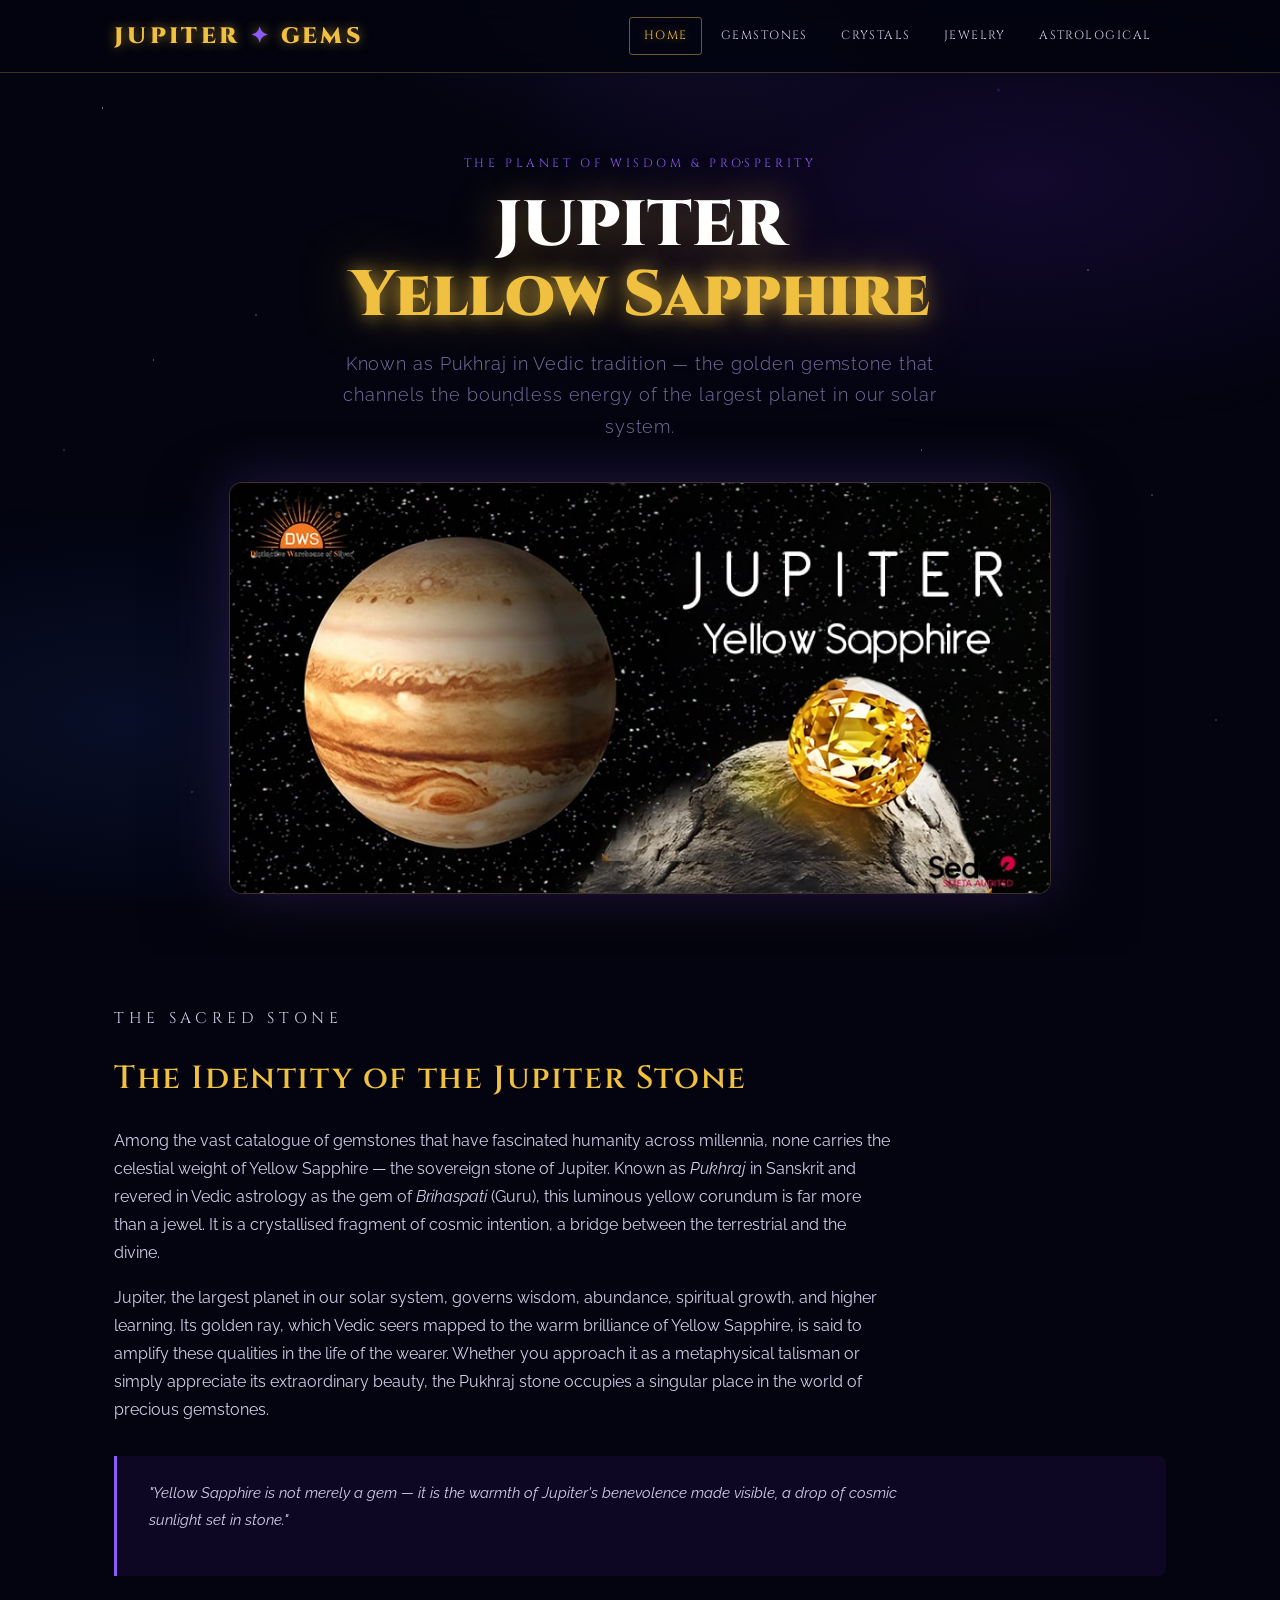
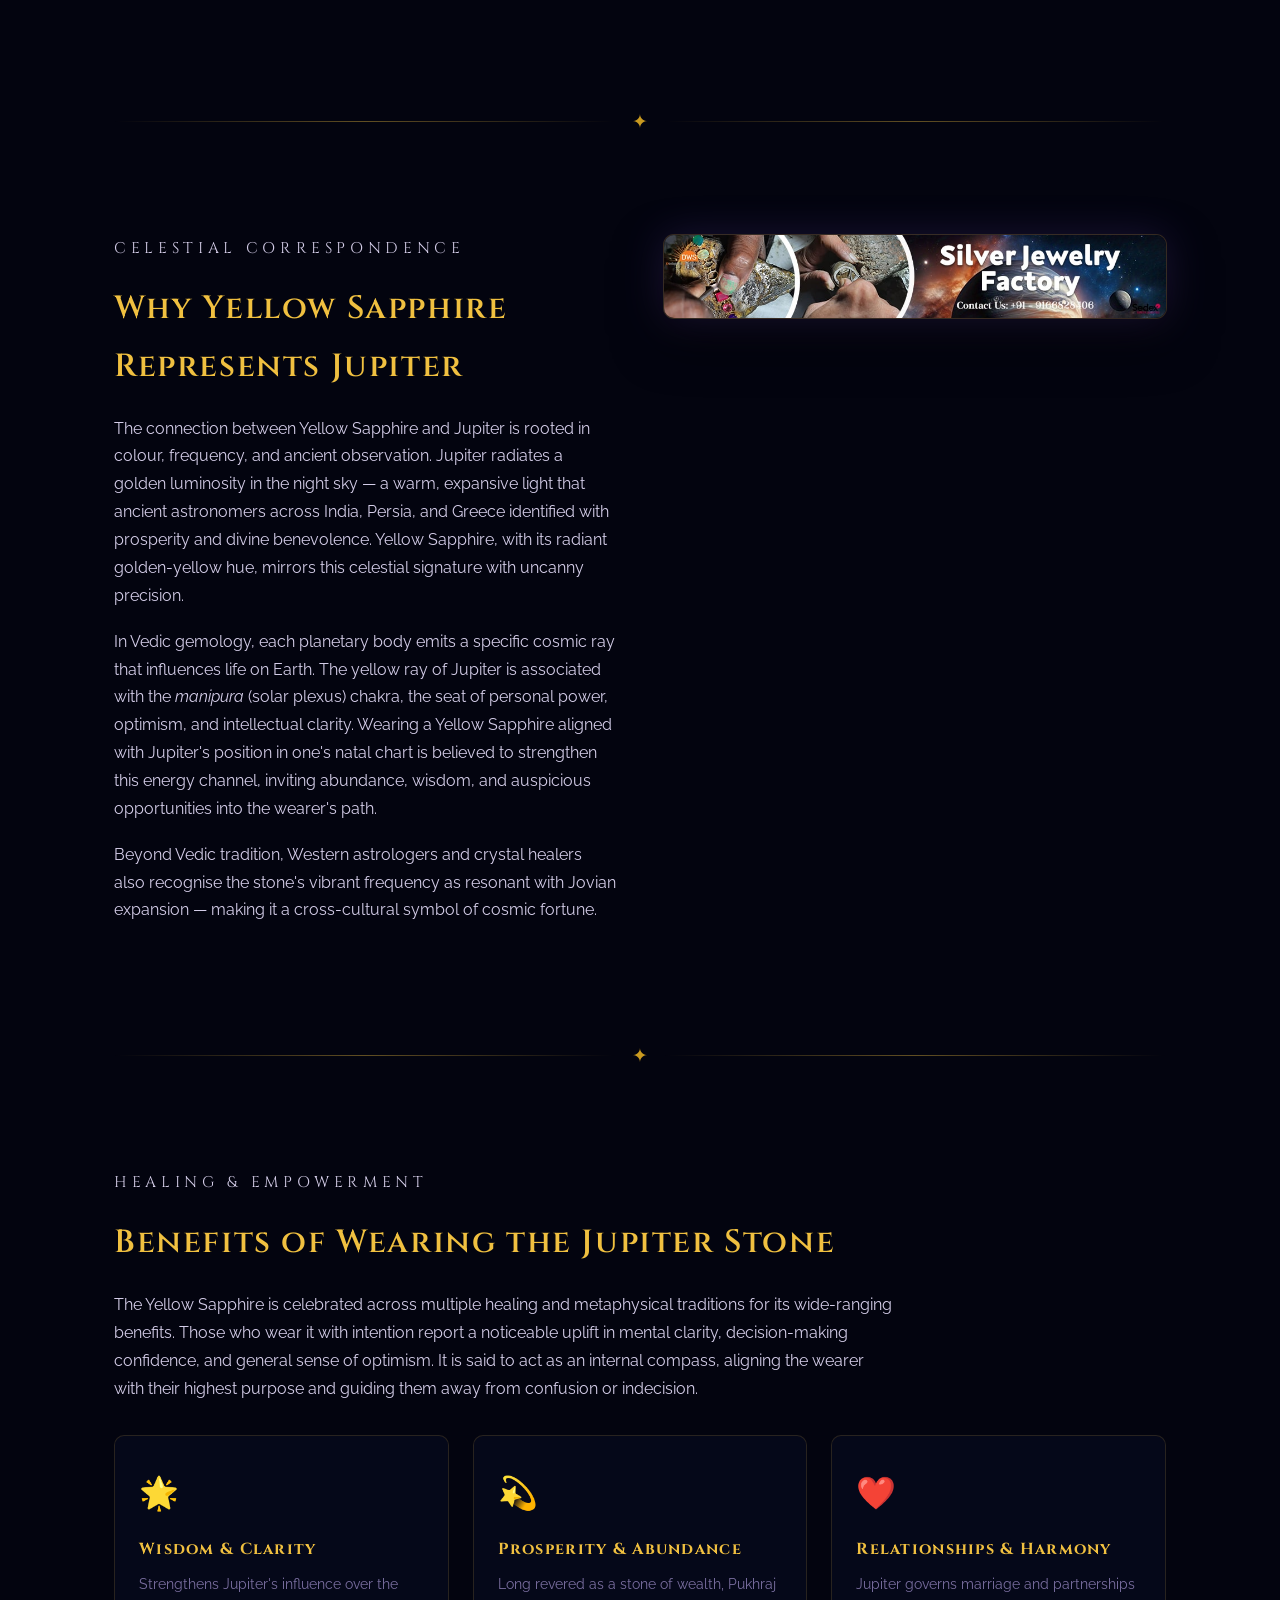
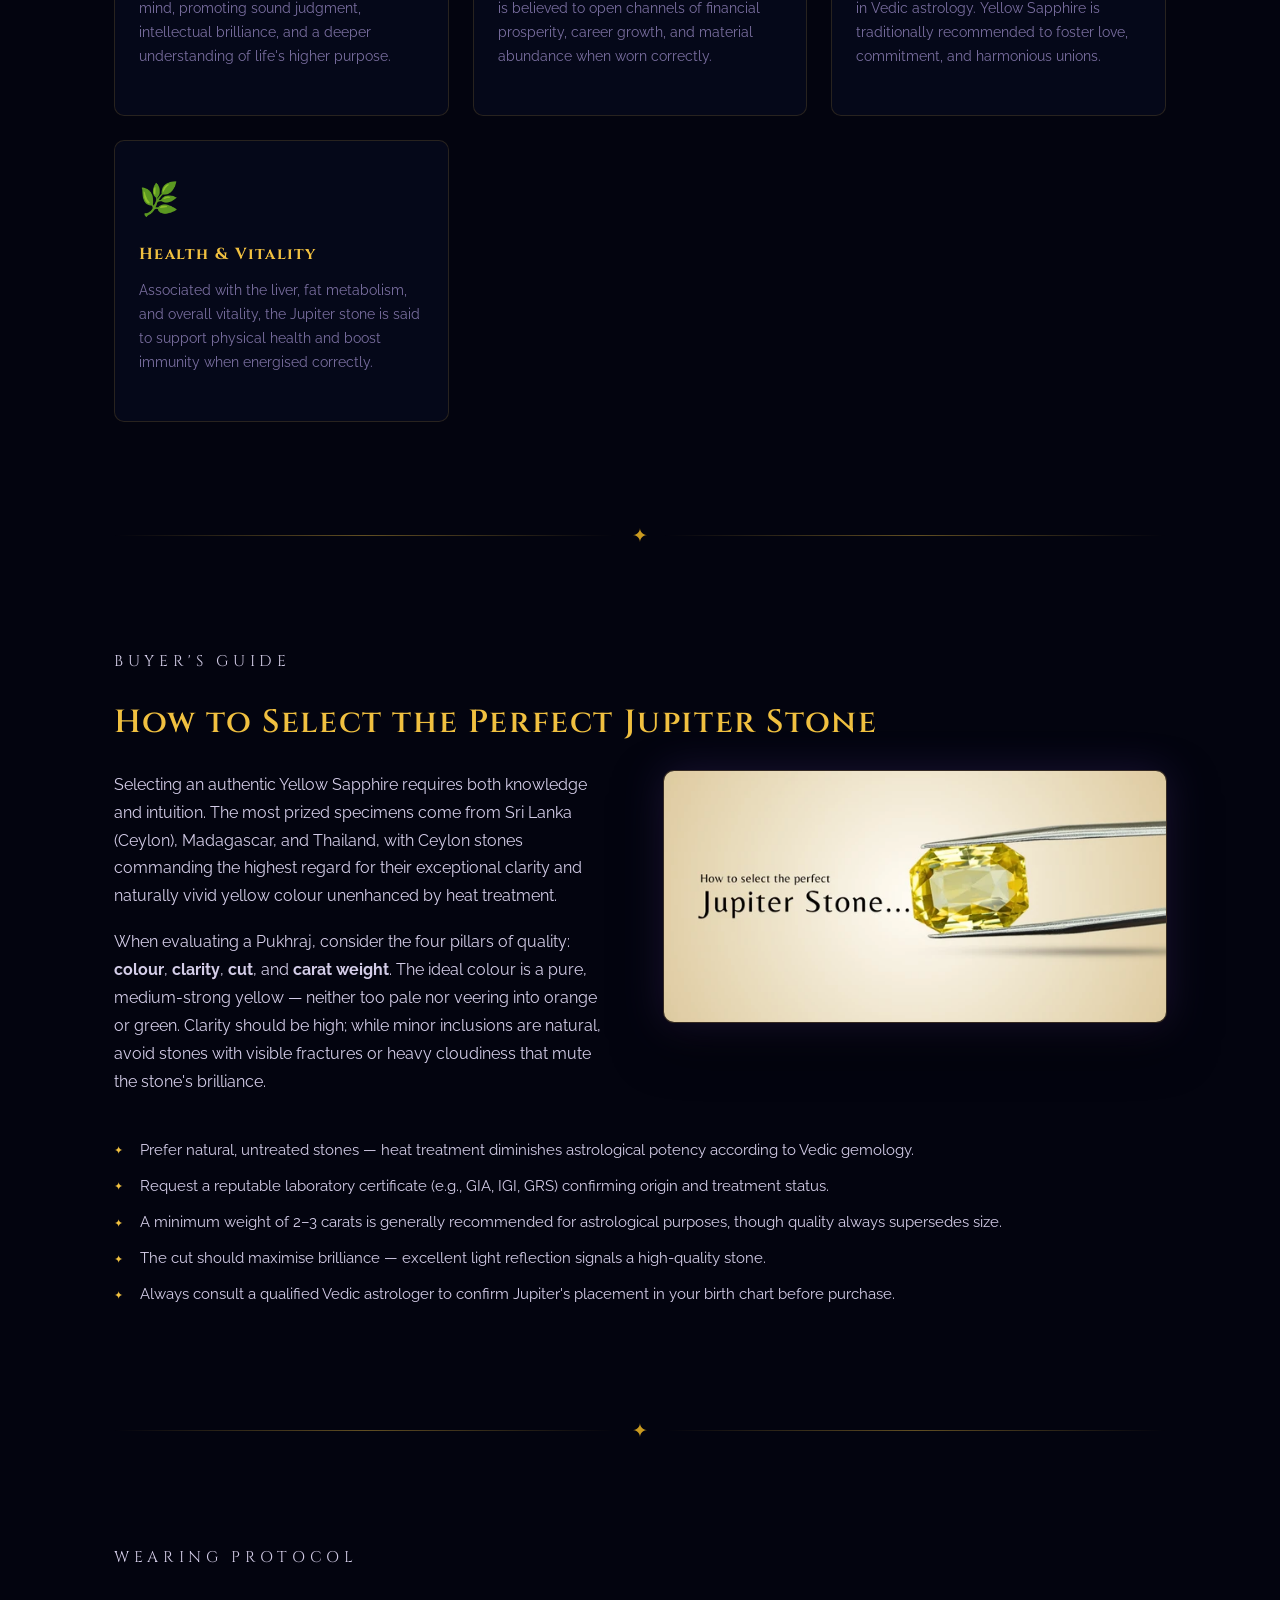
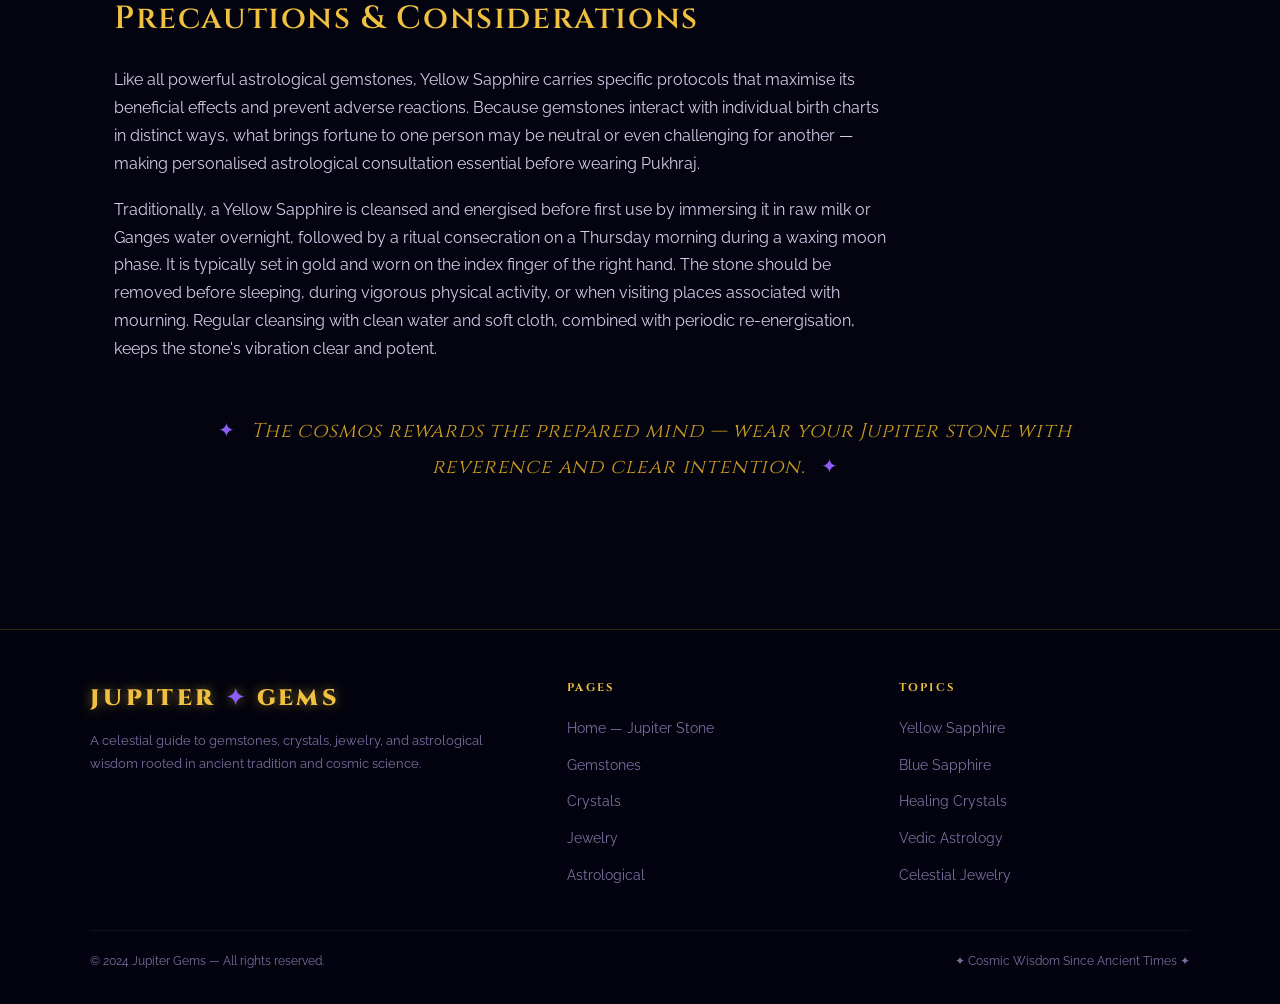
<file: index.html>
<!DOCTYPE html>
<html lang="en">
<head>
  <meta charset="UTF-8">
  <meta name="viewport" content="width=device-width, initial-scale=1.0">
  <title>Jupiter Stone — Yellow Sapphire (Pukhraj) Overview</title>
  <meta name="description" content="Explore the mystical Yellow Sapphire — the sacred stone of Jupiter. Discover its astrological powers, healing properties, and celestial significance.">
  <link rel="stylesheet" href="style.css">
</head>
<body>

  <!-- ===== HEADER ===== -->
  <header class="site-header">
    <div class="header-inner">
      <a href="index.html" class="site-logo">JUPITER <span>✦</span> GEMS</a>
      <nav class="site-nav" aria-label="Main navigation">
        <ul>
          <li><a href="index.html" class="active">Home</a></li>
          <li><a href="gemstones.html">Gemstones</a></li>
          <li><a href="crystals.html">Crystals</a></li>
          <li><a href="jewelry.html">Jewelry</a></li>
          <li><a href="astrological.html">Astrological</a></li>
        </ul>
      </nav>
    </div>
  </header>

  <!-- ===== HERO ===== -->
  <section class="hero">
    <p class="hero-eyebrow">The Planet of Wisdom &amp; Prosperity</p>
    <h1>JUPITER<br><span class="accent">Yellow Sapphire</span></h1>
    <p class="hero-subtitle">Known as Pukhraj in Vedic tradition — the golden gemstone that channels the boundless energy of the largest planet in our solar system.</p>
    <div class="hero-image">
      <img
        src="Jupiter - Yellow Sapphire (Pukharaj Stone) 1 copy-dws (1)638877019279234218.jpg"
        alt="Jupiter planet next to a radiant Yellow Sapphire gemstone on a dark starfield"
      >
    </div>
  </section>

  <!-- ===== MAIN CONTENT ===== -->
  <main>

    <!-- Section 1 — Identity of the Stone -->
    <section class="section">
      <div class="container">
        <p class="section-label">The Sacred Stone</p>
        <h2>The Identity of the Jupiter Stone</h2>
        <p>
          Among the vast catalogue of gemstones that have fascinated humanity across millennia, none carries the celestial weight of Yellow Sapphire — the sovereign stone of Jupiter. Known as <em>Pukhraj</em> in Sanskrit and revered in Vedic astrology as the gem of <em>Brihaspati</em> (Guru), this luminous yellow corundum is far more than a jewel. It is a crystallised fragment of cosmic intention, a bridge between the terrestrial and the divine.
        </p>
        <p>
          Jupiter, the largest planet in our solar system, governs wisdom, abundance, spiritual growth, and higher learning. Its golden ray, which Vedic seers mapped to the warm brilliance of Yellow Sapphire, is said to amplify these qualities in the life of the wearer. Whether you approach it as a metaphysical talisman or simply appreciate its extraordinary beauty, the Pukhraj stone occupies a singular place in the world of precious gemstones.
        </p>
        <div class="info-box">
          <p>"Yellow Sapphire is not merely a gem — it is the warmth of Jupiter's benevolence made visible, a drop of cosmic sunlight set in stone."</p>
        </div>
      </div>
    </section>

    <div class="container"><div class="divider"><span class="divider-icon">✦</span></div></div>

    <!-- Section 2 — Why Yellow Sapphire represents Jupiter -->
    <section class="section">
      <div class="container two-col">
        <div>
          <p class="section-label">Celestial Correspondence</p>
          <h2>Why Yellow Sapphire Represents Jupiter</h2>
          <p>
            The connection between Yellow Sapphire and Jupiter is rooted in colour, frequency, and ancient observation. Jupiter radiates a golden luminosity in the night sky — a warm, expansive light that ancient astronomers across India, Persia, and Greece identified with prosperity and divine benevolence. Yellow Sapphire, with its radiant golden-yellow hue, mirrors this celestial signature with uncanny precision.
          </p>
          <p>
            In Vedic gemology, each planetary body emits a specific cosmic ray that influences life on Earth. The yellow ray of Jupiter is associated with the <em>manipura</em> (solar plexus) chakra, the seat of personal power, optimism, and intellectual clarity. Wearing a Yellow Sapphire aligned with Jupiter's position in one's natal chart is believed to strengthen this energy channel, inviting abundance, wisdom, and auspicious opportunities into the wearer's path.
          </p>
          <p>
            Beyond Vedic tradition, Western astrologers and crystal healers also recognise the stone's vibrant frequency as resonant with Jovian expansion — making it a cross-cultural symbol of cosmic fortune.
          </p>
        </div>
        <div>
          <img
            src="Jupiter - Yellow Sapphire (Pukharaj Stone) 2 copy-dws638866784559433868.jpg"
            alt="Yellow Sapphire gemstone with golden glow"
            class="img-cosmic"
          >
        </div>
      </div>
    </section>

    <div class="container"><div class="divider"><span class="divider-icon">✦</span></div></div>

    <!-- Section 3 — Benefits -->
    <section class="section">
      <div class="container">
        <p class="section-label">Healing &amp; Empowerment</p>
        <h2>Benefits of Wearing the Jupiter Stone</h2>
        <p>
          The Yellow Sapphire is celebrated across multiple healing and metaphysical traditions for its wide-ranging benefits. Those who wear it with intention report a noticeable uplift in mental clarity, decision-making confidence, and general sense of optimism. It is said to act as an internal compass, aligning the wearer with their highest purpose and guiding them away from confusion or indecision.
        </p>

        <div class="card-grid">
          <div class="card">
            <div class="card-icon">🌟</div>
            <h3>Wisdom &amp; Clarity</h3>
            <p>Strengthens Jupiter's influence over the mind, promoting sound judgment, intellectual brilliance, and a deeper understanding of life's higher purpose.</p>
          </div>
          <div class="card">
            <div class="card-icon">💫</div>
            <h3>Prosperity &amp; Abundance</h3>
            <p>Long revered as a stone of wealth, Pukhraj is believed to open channels of financial prosperity, career growth, and material abundance when worn correctly.</p>
          </div>
          <div class="card">
            <div class="card-icon">❤️</div>
            <h3>Relationships &amp; Harmony</h3>
            <p>Jupiter governs marriage and partnerships in Vedic astrology. Yellow Sapphire is traditionally recommended to foster love, commitment, and harmonious unions.</p>
          </div>
          <div class="card">
            <div class="card-icon">🌿</div>
            <h3>Health &amp; Vitality</h3>
            <p>Associated with the liver, fat metabolism, and overall vitality, the Jupiter stone is said to support physical health and boost immunity when energised correctly.</p>
          </div>
        </div>
      </div>
    </section>

    <div class="container"><div class="divider"><span class="divider-icon">✦</span></div></div>

    <!-- Section 4 — How to Select -->
    <section class="section">
      <div class="container">
        <p class="section-label">Buyer's Guide</p>
        <h2>How to Select the Perfect Jupiter Stone</h2>
        <div class="two-col">
          <div>
            <p>
              Selecting an authentic Yellow Sapphire requires both knowledge and intuition. The most prized specimens come from Sri Lanka (Ceylon), Madagascar, and Thailand, with Ceylon stones commanding the highest regard for their exceptional clarity and naturally vivid yellow colour unenhanced by heat treatment.
            </p>
            <p>
              When evaluating a Pukhraj, consider the four pillars of quality: <strong>colour</strong>, <strong>clarity</strong>, <strong>cut</strong>, and <strong>carat weight</strong>. The ideal colour is a pure, medium-strong yellow — neither too pale nor veering into orange or green. Clarity should be high; while minor inclusions are natural, avoid stones with visible fractures or heavy cloudiness that mute the stone's brilliance.
            </p>
          </div>
          <div>
            <img
              src="HOW TO SELECT THE PERFECT JUPITER STONE.png"
              alt="Infographic: How to select the perfect Jupiter Stone"
              class="img-cosmic"
            >
          </div>
        </div>
        <ul class="highlight-list" style="margin-top:1.5rem;">
          <li>Prefer natural, untreated stones — heat treatment diminishes astrological potency according to Vedic gemology.</li>
          <li>Request a reputable laboratory certificate (e.g., GIA, IGI, GRS) confirming origin and treatment status.</li>
          <li>A minimum weight of 2–3 carats is generally recommended for astrological purposes, though quality always supersedes size.</li>
          <li>The cut should maximise brilliance — excellent light reflection signals a high-quality stone.</li>
          <li>Always consult a qualified Vedic astrologer to confirm Jupiter's placement in your birth chart before purchase.</li>
        </ul>
      </div>
    </section>

    <div class="container"><div class="divider"><span class="divider-icon">✦</span></div></div>

    <!-- Section 5 — Precautions -->
    <section class="section">
      <div class="container">
        <p class="section-label">Wearing Protocol</p>
        <h2>Precautions &amp; Considerations</h2>
        <p>
          Like all powerful astrological gemstones, Yellow Sapphire carries specific protocols that maximise its beneficial effects and prevent adverse reactions. Because gemstones interact with individual birth charts in distinct ways, what brings fortune to one person may be neutral or even challenging for another — making personalised astrological consultation essential before wearing Pukhraj.
        </p>
        <p>
          Traditionally, a Yellow Sapphire is cleansed and energised before first use by immersing it in raw milk or Ganges water overnight, followed by a ritual consecration on a Thursday morning during a waxing moon phase. It is typically set in gold and worn on the index finger of the right hand. The stone should be removed before sleeping, during vigorous physical activity, or when visiting places associated with mourning. Regular cleansing with clean water and soft cloth, combined with periodic re-energisation, keeps the stone's vibration clear and potent.
        </p>
        <blockquote class="cosmic-quote">
          The cosmos rewards the prepared mind — wear your Jupiter stone with reverence and clear intention.
        </blockquote>
      </div>
    </section>

  </main>

  <!-- ===== FOOTER ===== -->
  <footer class="site-footer">
    <div class="footer-inner">
      <div class="footer-brand">
        <a href="index.html" class="site-logo">JUPITER <span>✦</span> GEMS</a>
        <p>A celestial guide to gemstones, crystals, jewelry, and astrological wisdom rooted in ancient tradition and cosmic science.</p>
      </div>
      <nav class="footer-nav" aria-label="Footer navigation — Pages">
        <h4>Pages</h4>
        <ul>
          <li><a href="index.html">Home — Jupiter Stone</a></li>
          <li><a href="gemstones.html">Gemstones</a></li>
          <li><a href="crystals.html">Crystals</a></li>
          <li><a href="jewelry.html">Jewelry</a></li>
          <li><a href="astrological.html">Astrological</a></li>
        </ul>
      </nav>
      <nav class="footer-nav" aria-label="Footer navigation — Topics">
        <h4>Topics</h4>
        <ul>
          <li><a href="gemstones.html">Yellow Sapphire</a></li>
          <li><a href="gemstones.html">Blue Sapphire</a></li>
          <li><a href="crystals.html">Healing Crystals</a></li>
          <li><a href="astrological.html">Vedic Astrology</a></li>
          <li><a href="jewelry.html">Celestial Jewelry</a></li>
        </ul>
      </nav>
    </div>
    <div class="footer-bottom">
      <span>© 2024 Jupiter Gems — All rights reserved.</span>
      <span>✦ Cosmic Wisdom Since Ancient Times ✦</span>
    </div>
  </footer>

</body>
</html>
</file>
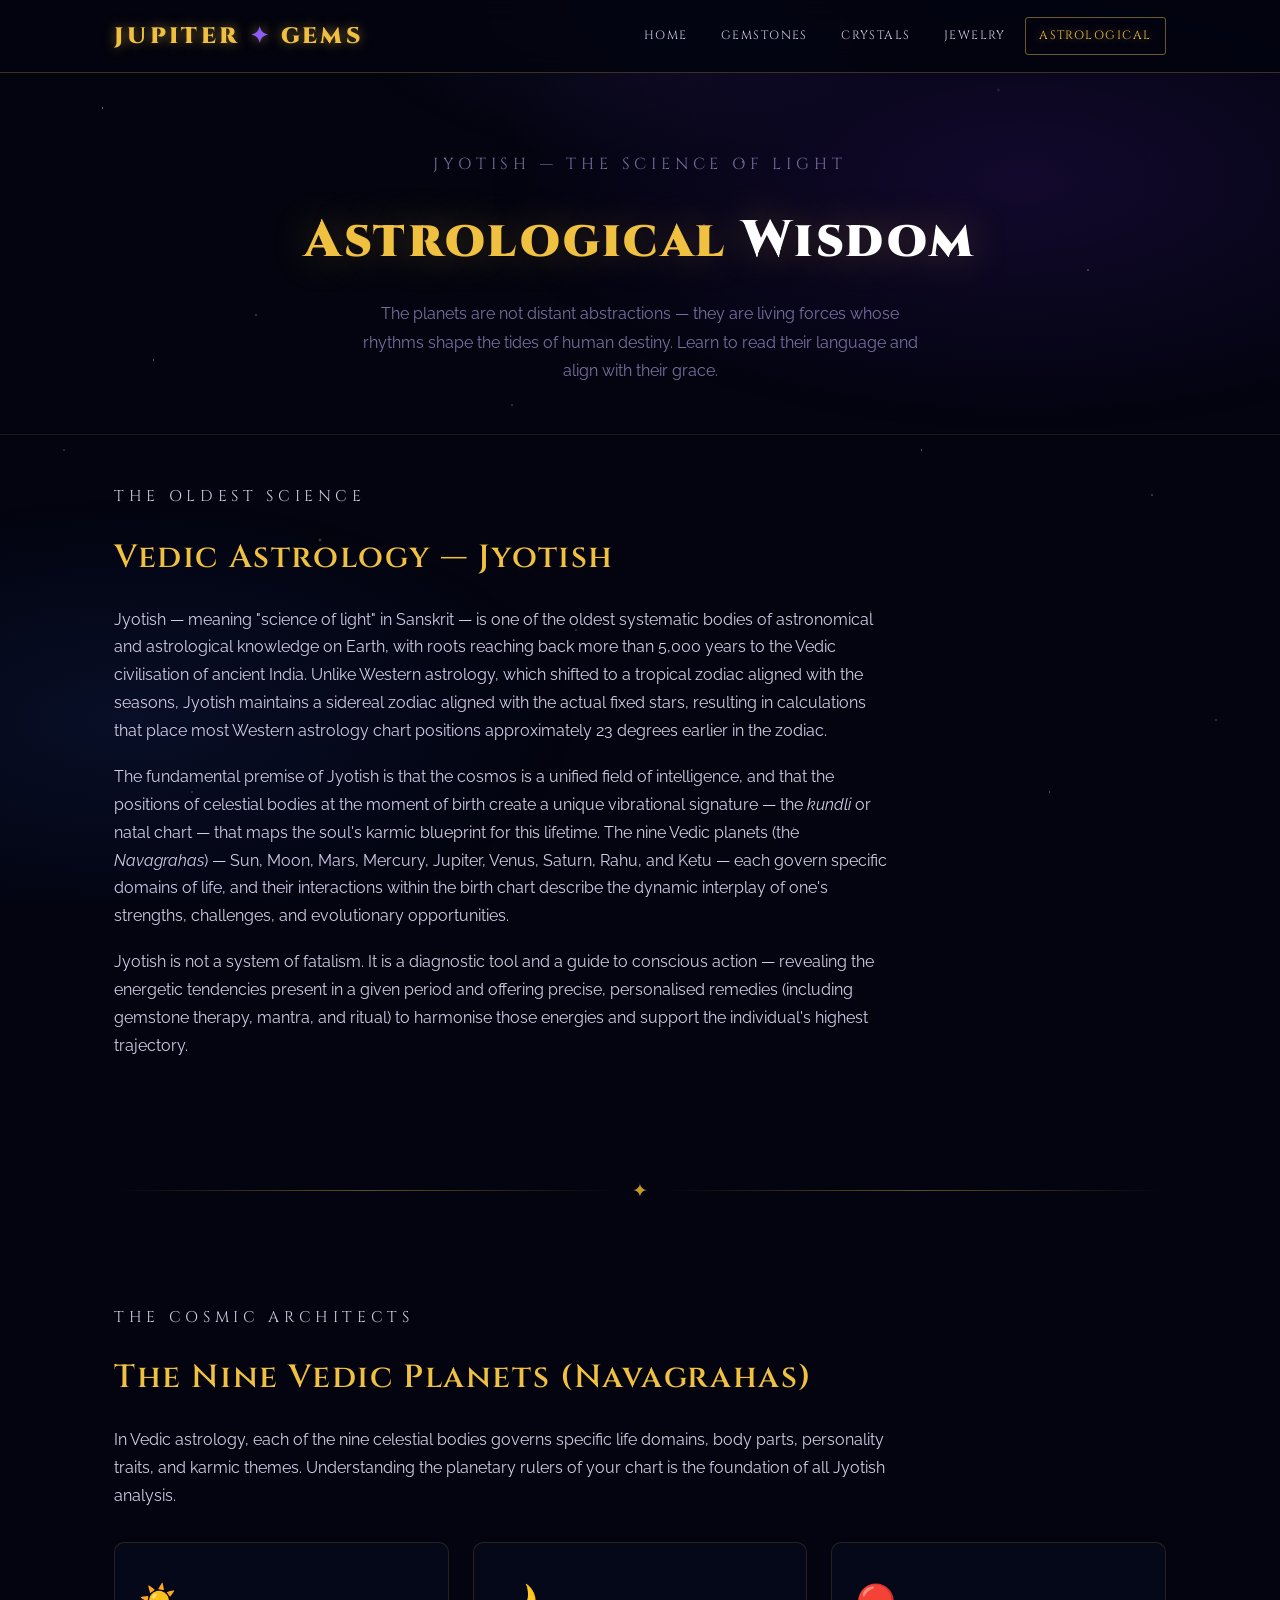
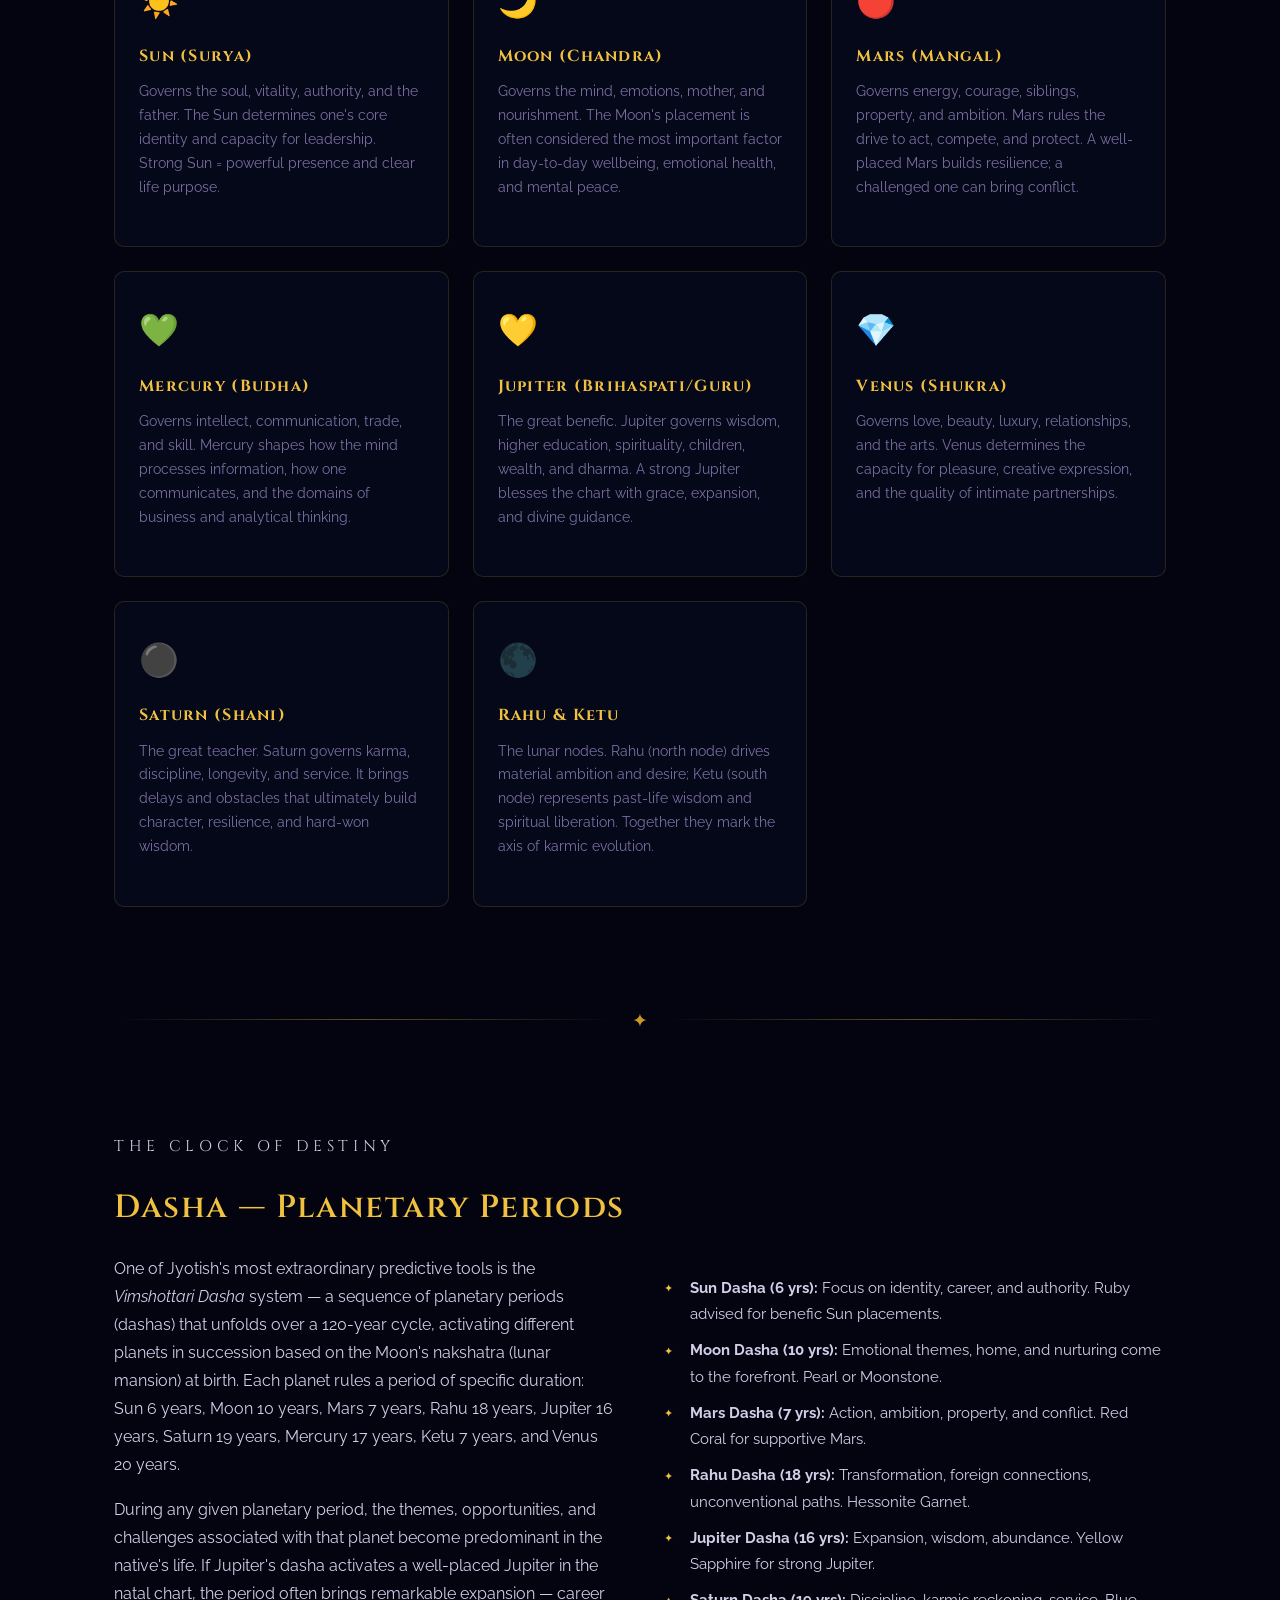
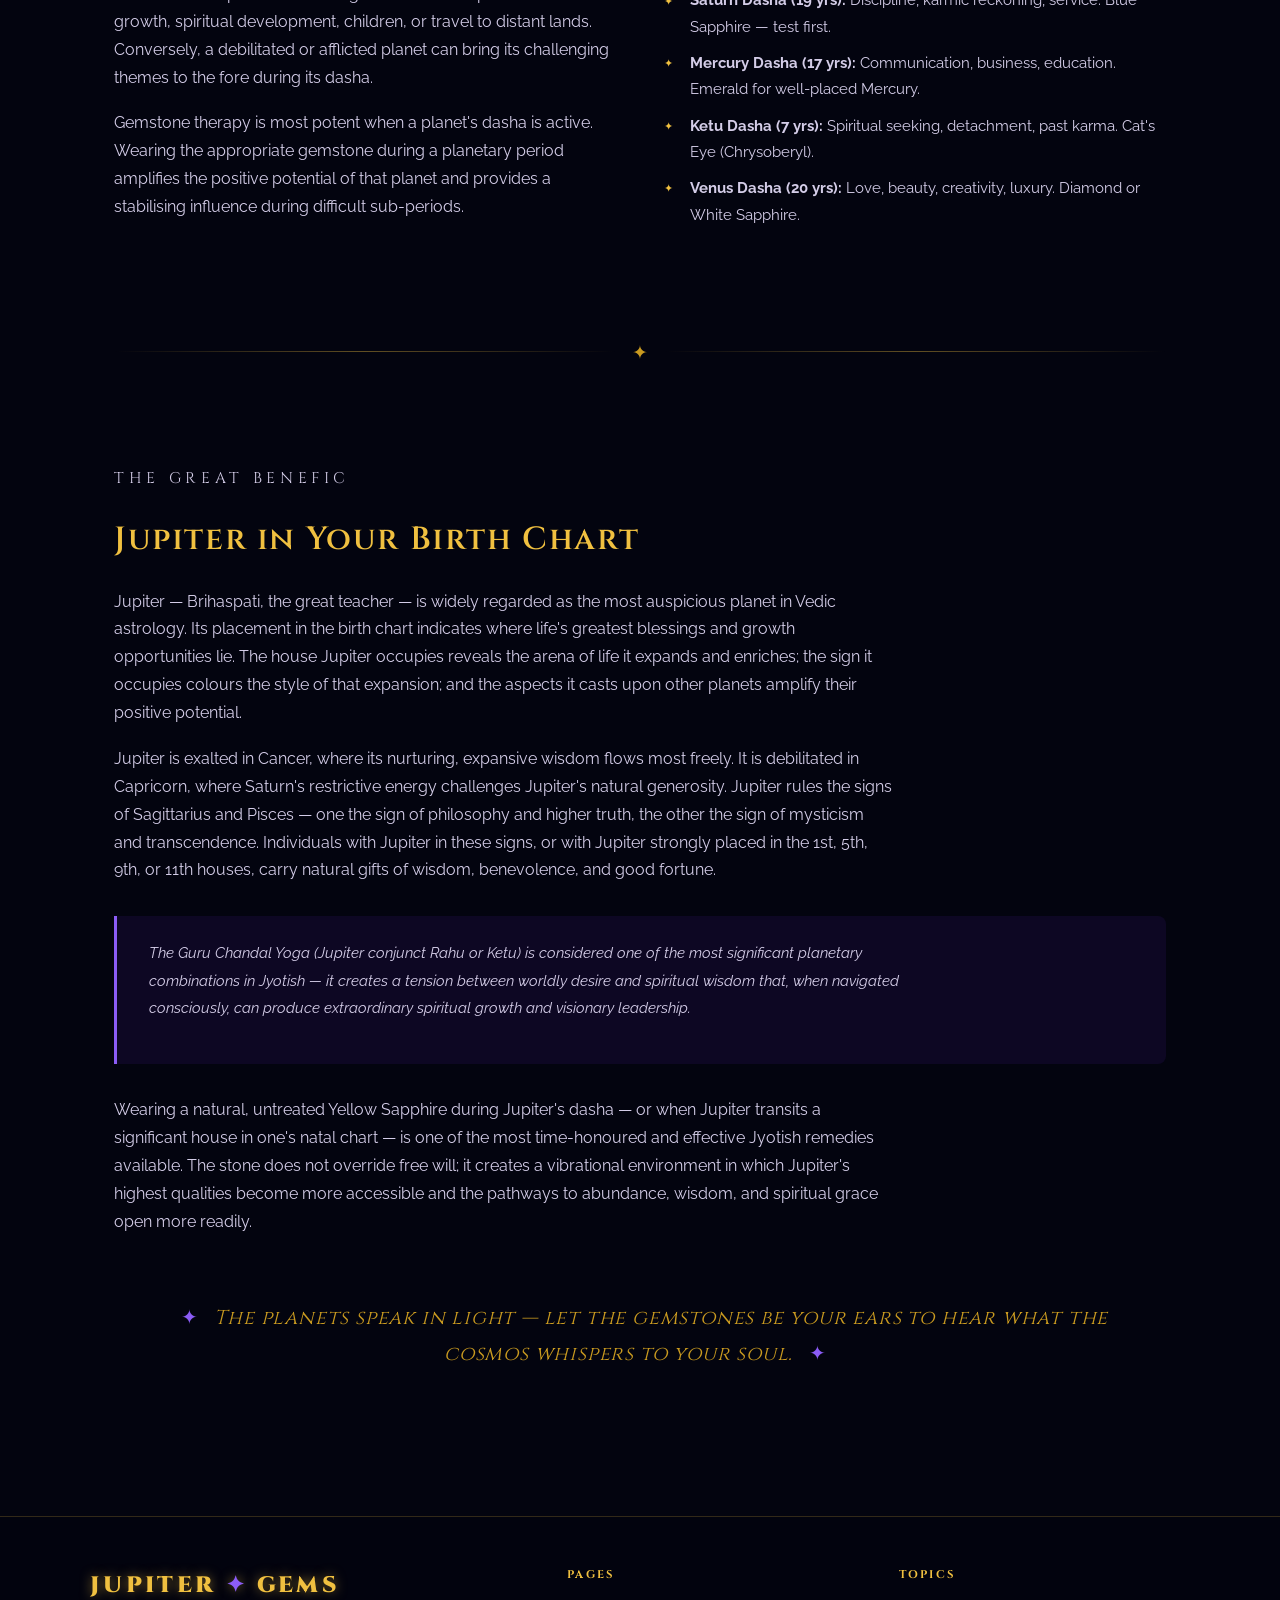
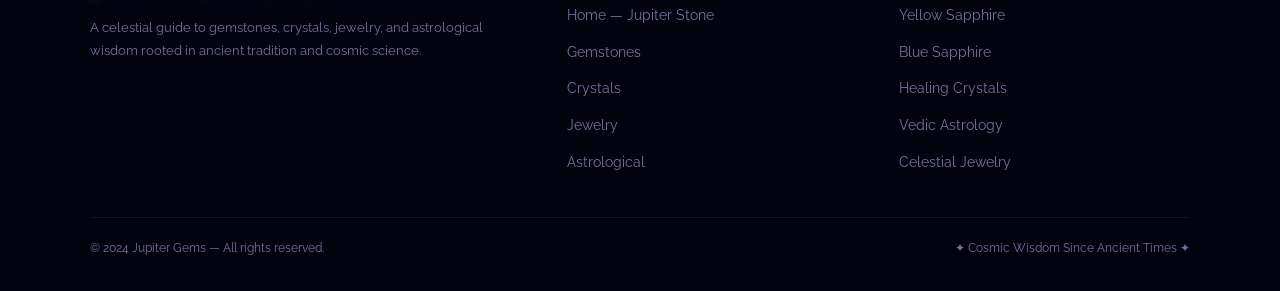
<file: astrological.html>
<!DOCTYPE html>
<html lang="en">
<head>
  <meta charset="UTF-8">
  <meta name="viewport" content="width=device-width, initial-scale=1.0">
  <title>Astrological — Jupiter Gems</title>
  <meta name="description" content="Explore Vedic astrology — the nine planets, birth charts, planetary periods (Dasha), and how gemstones align your energy with cosmic cycles.">
  <link rel="stylesheet" href="style.css">
</head>
<body>

  <!-- ===== HEADER ===== -->
  <header class="site-header">
    <div class="header-inner">
      <a href="index.html" class="site-logo">JUPITER <span>✦</span> GEMS</a>
      <nav class="site-nav" aria-label="Main navigation">
        <ul>
          <li><a href="index.html">Home</a></li>
          <li><a href="gemstones.html">Gemstones</a></li>
          <li><a href="crystals.html">Crystals</a></li>
          <li><a href="jewelry.html">Jewelry</a></li>
          <li><a href="astrological.html" class="active">Astrological</a></li>
        </ul>
      </nav>
    </div>
  </header>

  <!-- ===== BANNER ===== -->
  <section class="page-banner">
    <div class="container">
      <p class="hero-eyebrow">Jyotish — The Science of Light</p>
      <h1><span class="accent">Astrological</span> Wisdom</h1>
      <p>The planets are not distant abstractions — they are living forces whose rhythms shape the tides of human destiny. Learn to read their language and align with their grace.</p>
    </div>
  </section>

  <!-- ===== MAIN CONTENT ===== -->
  <main>

    <!-- Section 1 — Introduction to Vedic Astrology -->
    <section class="section">
      <div class="container">
        <p class="section-label">The Oldest Science</p>
        <h2>Vedic Astrology — Jyotish</h2>
        <p>
          Jyotish — meaning "science of light" in Sanskrit — is one of the oldest systematic bodies of astronomical and astrological knowledge on Earth, with roots reaching back more than 5,000 years to the Vedic civilisation of ancient India. Unlike Western astrology, which shifted to a tropical zodiac aligned with the seasons, Jyotish maintains a sidereal zodiac aligned with the actual fixed stars, resulting in calculations that place most Western astrology chart positions approximately 23 degrees earlier in the zodiac.
        </p>
        <p>
          The fundamental premise of Jyotish is that the cosmos is a unified field of intelligence, and that the positions of celestial bodies at the moment of birth create a unique vibrational signature — the <em>kundli</em> or natal chart — that maps the soul's karmic blueprint for this lifetime. The nine Vedic planets (the <em>Navagrahas</em>) — Sun, Moon, Mars, Mercury, Jupiter, Venus, Saturn, Rahu, and Ketu — each govern specific domains of life, and their interactions within the birth chart describe the dynamic interplay of one's strengths, challenges, and evolutionary opportunities.
        </p>
        <p>
          Jyotish is not a system of fatalism. It is a diagnostic tool and a guide to conscious action — revealing the energetic tendencies present in a given period and offering precise, personalised remedies (including gemstone therapy, mantra, and ritual) to harmonise those energies and support the individual's highest trajectory.
        </p>
      </div>
    </section>

    <div class="container"><div class="divider"><span class="divider-icon">✦</span></div></div>

    <!-- Section 2 — The Nine Planets -->
    <section class="section">
      <div class="container">
        <p class="section-label">The Cosmic Architects</p>
        <h2>The Nine Vedic Planets (Navagrahas)</h2>
        <p>In Vedic astrology, each of the nine celestial bodies governs specific life domains, body parts, personality traits, and karmic themes. Understanding the planetary rulers of your chart is the foundation of all Jyotish analysis.</p>

        <div class="card-grid">
          <div class="card">
            <div class="card-icon">☀️</div>
            <h3>Sun (Surya)</h3>
            <p>Governs the soul, vitality, authority, and the father. The Sun determines one's core identity and capacity for leadership. Strong Sun = powerful presence and clear life purpose.</p>
          </div>
          <div class="card">
            <div class="card-icon">🌙</div>
            <h3>Moon (Chandra)</h3>
            <p>Governs the mind, emotions, mother, and nourishment. The Moon's placement is often considered the most important factor in day-to-day wellbeing, emotional health, and mental peace.</p>
          </div>
          <div class="card">
            <div class="card-icon">🔴</div>
            <h3>Mars (Mangal)</h3>
            <p>Governs energy, courage, siblings, property, and ambition. Mars rules the drive to act, compete, and protect. A well-placed Mars builds resilience; a challenged one can bring conflict.</p>
          </div>
          <div class="card">
            <div class="card-icon">💚</div>
            <h3>Mercury (Budha)</h3>
            <p>Governs intellect, communication, trade, and skill. Mercury shapes how the mind processes information, how one communicates, and the domains of business and analytical thinking.</p>
          </div>
          <div class="card">
            <div class="card-icon">💛</div>
            <h3>Jupiter (Brihaspati/Guru)</h3>
            <p>The great benefic. Jupiter governs wisdom, higher education, spirituality, children, wealth, and dharma. A strong Jupiter blesses the chart with grace, expansion, and divine guidance.</p>
          </div>
          <div class="card">
            <div class="card-icon">💎</div>
            <h3>Venus (Shukra)</h3>
            <p>Governs love, beauty, luxury, relationships, and the arts. Venus determines the capacity for pleasure, creative expression, and the quality of intimate partnerships.</p>
          </div>
          <div class="card">
            <div class="card-icon">⚫</div>
            <h3>Saturn (Shani)</h3>
            <p>The great teacher. Saturn governs karma, discipline, longevity, and service. It brings delays and obstacles that ultimately build character, resilience, and hard-won wisdom.</p>
          </div>
          <div class="card">
            <div class="card-icon">🌑</div>
            <h3>Rahu &amp; Ketu</h3>
            <p>The lunar nodes. Rahu (north node) drives material ambition and desire; Ketu (south node) represents past-life wisdom and spiritual liberation. Together they mark the axis of karmic evolution.</p>
          </div>
        </div>
      </div>
    </section>

    <div class="container"><div class="divider"><span class="divider-icon">✦</span></div></div>

    <!-- Section 3 — Dasha and Timing -->
    <section class="section">
      <div class="container">
        <p class="section-label">The Clock of Destiny</p>
        <h2>Dasha — Planetary Periods</h2>
        <div class="two-col">
          <div>
            <p>
              One of Jyotish's most extraordinary predictive tools is the <em>Vimshottari Dasha</em> system — a sequence of planetary periods (dashas) that unfolds over a 120-year cycle, activating different planets in succession based on the Moon's nakshatra (lunar mansion) at birth. Each planet rules a period of specific duration: Sun 6 years, Moon 10 years, Mars 7 years, Rahu 18 years, Jupiter 16 years, Saturn 19 years, Mercury 17 years, Ketu 7 years, and Venus 20 years.
            </p>
            <p>
              During any given planetary period, the themes, opportunities, and challenges associated with that planet become predominant in the native's life. If Jupiter's dasha activates a well-placed Jupiter in the natal chart, the period often brings remarkable expansion — career growth, spiritual development, children, or travel to distant lands. Conversely, a debilitated or afflicted planet can bring its challenging themes to the fore during its dasha.
            </p>
            <p>
              Gemstone therapy is most potent when a planet's dasha is active. Wearing the appropriate gemstone during a planetary period amplifies the positive potential of that planet and provides a stabilising influence during difficult sub-periods.
            </p>
          </div>
          <div>
            <ul class="highlight-list">
              <li><strong>Sun Dasha (6 yrs):</strong> Focus on identity, career, and authority. Ruby advised for benefic Sun placements.</li>
              <li><strong>Moon Dasha (10 yrs):</strong> Emotional themes, home, and nurturing come to the forefront. Pearl or Moonstone.</li>
              <li><strong>Mars Dasha (7 yrs):</strong> Action, ambition, property, and conflict. Red Coral for supportive Mars.</li>
              <li><strong>Rahu Dasha (18 yrs):</strong> Transformation, foreign connections, unconventional paths. Hessonite Garnet.</li>
              <li><strong>Jupiter Dasha (16 yrs):</strong> Expansion, wisdom, abundance. Yellow Sapphire for strong Jupiter.</li>
              <li><strong>Saturn Dasha (19 yrs):</strong> Discipline, karmic reckoning, service. Blue Sapphire — test first.</li>
              <li><strong>Mercury Dasha (17 yrs):</strong> Communication, business, education. Emerald for well-placed Mercury.</li>
              <li><strong>Ketu Dasha (7 yrs):</strong> Spiritual seeking, detachment, past karma. Cat's Eye (Chrysoberyl).</li>
              <li><strong>Venus Dasha (20 yrs):</strong> Love, beauty, creativity, luxury. Diamond or White Sapphire.</li>
            </ul>
          </div>
        </div>
      </div>
    </section>

    <div class="container"><div class="divider"><span class="divider-icon">✦</span></div></div>

    <!-- Section 4 — Jupiter in the Chart -->
    <section class="section">
      <div class="container">
        <p class="section-label">The Great Benefic</p>
        <h2>Jupiter in Your Birth Chart</h2>
        <p>
          Jupiter — Brihaspati, the great teacher — is widely regarded as the most auspicious planet in Vedic astrology. Its placement in the birth chart indicates where life's greatest blessings and growth opportunities lie. The house Jupiter occupies reveals the arena of life it expands and enriches; the sign it occupies colours the style of that expansion; and the aspects it casts upon other planets amplify their positive potential.
        </p>
        <p>
          Jupiter is exalted in Cancer, where its nurturing, expansive wisdom flows most freely. It is debilitated in Capricorn, where Saturn's restrictive energy challenges Jupiter's natural generosity. Jupiter rules the signs of Sagittarius and Pisces — one the sign of philosophy and higher truth, the other the sign of mysticism and transcendence. Individuals with Jupiter in these signs, or with Jupiter strongly placed in the 1st, 5th, 9th, or 11th houses, carry natural gifts of wisdom, benevolence, and good fortune.
        </p>

        <div class="info-box">
          <p>The <em>Guru Chandal Yoga</em> (Jupiter conjunct Rahu or Ketu) is considered one of the most significant planetary combinations in Jyotish — it creates a tension between worldly desire and spiritual wisdom that, when navigated consciously, can produce extraordinary spiritual growth and visionary leadership.</p>
        </div>

        <p style="margin-top:1.5rem;">
          Wearing a natural, untreated Yellow Sapphire during Jupiter's dasha — or when Jupiter transits a significant house in one's natal chart — is one of the most time-honoured and effective Jyotish remedies available. The stone does not override free will; it creates a vibrational environment in which Jupiter's highest qualities become more accessible and the pathways to abundance, wisdom, and spiritual grace open more readily.
        </p>

        <blockquote class="cosmic-quote" style="margin-top: 2rem;">
          The planets speak in light — let the gemstones be your ears to hear what the cosmos whispers to your soul.
        </blockquote>
      </div>
    </section>

  </main>

  <!-- ===== FOOTER ===== -->
  <footer class="site-footer">
    <div class="footer-inner">
      <div class="footer-brand">
        <a href="index.html" class="site-logo">JUPITER <span>✦</span> GEMS</a>
        <p>A celestial guide to gemstones, crystals, jewelry, and astrological wisdom rooted in ancient tradition and cosmic science.</p>
      </div>
      <nav class="footer-nav" aria-label="Footer navigation — Pages">
        <h4>Pages</h4>
        <ul>
          <li><a href="index.html">Home — Jupiter Stone</a></li>
          <li><a href="gemstones.html">Gemstones</a></li>
          <li><a href="crystals.html">Crystals</a></li>
          <li><a href="jewelry.html">Jewelry</a></li>
          <li><a href="astrological.html">Astrological</a></li>
        </ul>
      </nav>
      <nav class="footer-nav" aria-label="Footer navigation — Topics">
        <h4>Topics</h4>
        <ul>
          <li><a href="gemstones.html">Yellow Sapphire</a></li>
          <li><a href="gemstones.html">Blue Sapphire</a></li>
          <li><a href="crystals.html">Healing Crystals</a></li>
          <li><a href="astrological.html">Vedic Astrology</a></li>
          <li><a href="jewelry.html">Celestial Jewelry</a></li>
        </ul>
      </nav>
    </div>
    <div class="footer-bottom">
      <span>© 2024 Jupiter Gems — All rights reserved.</span>
      <span>✦ Cosmic Wisdom Since Ancient Times ✦</span>
    </div>
  </footer>

</body>
</html>
</file>
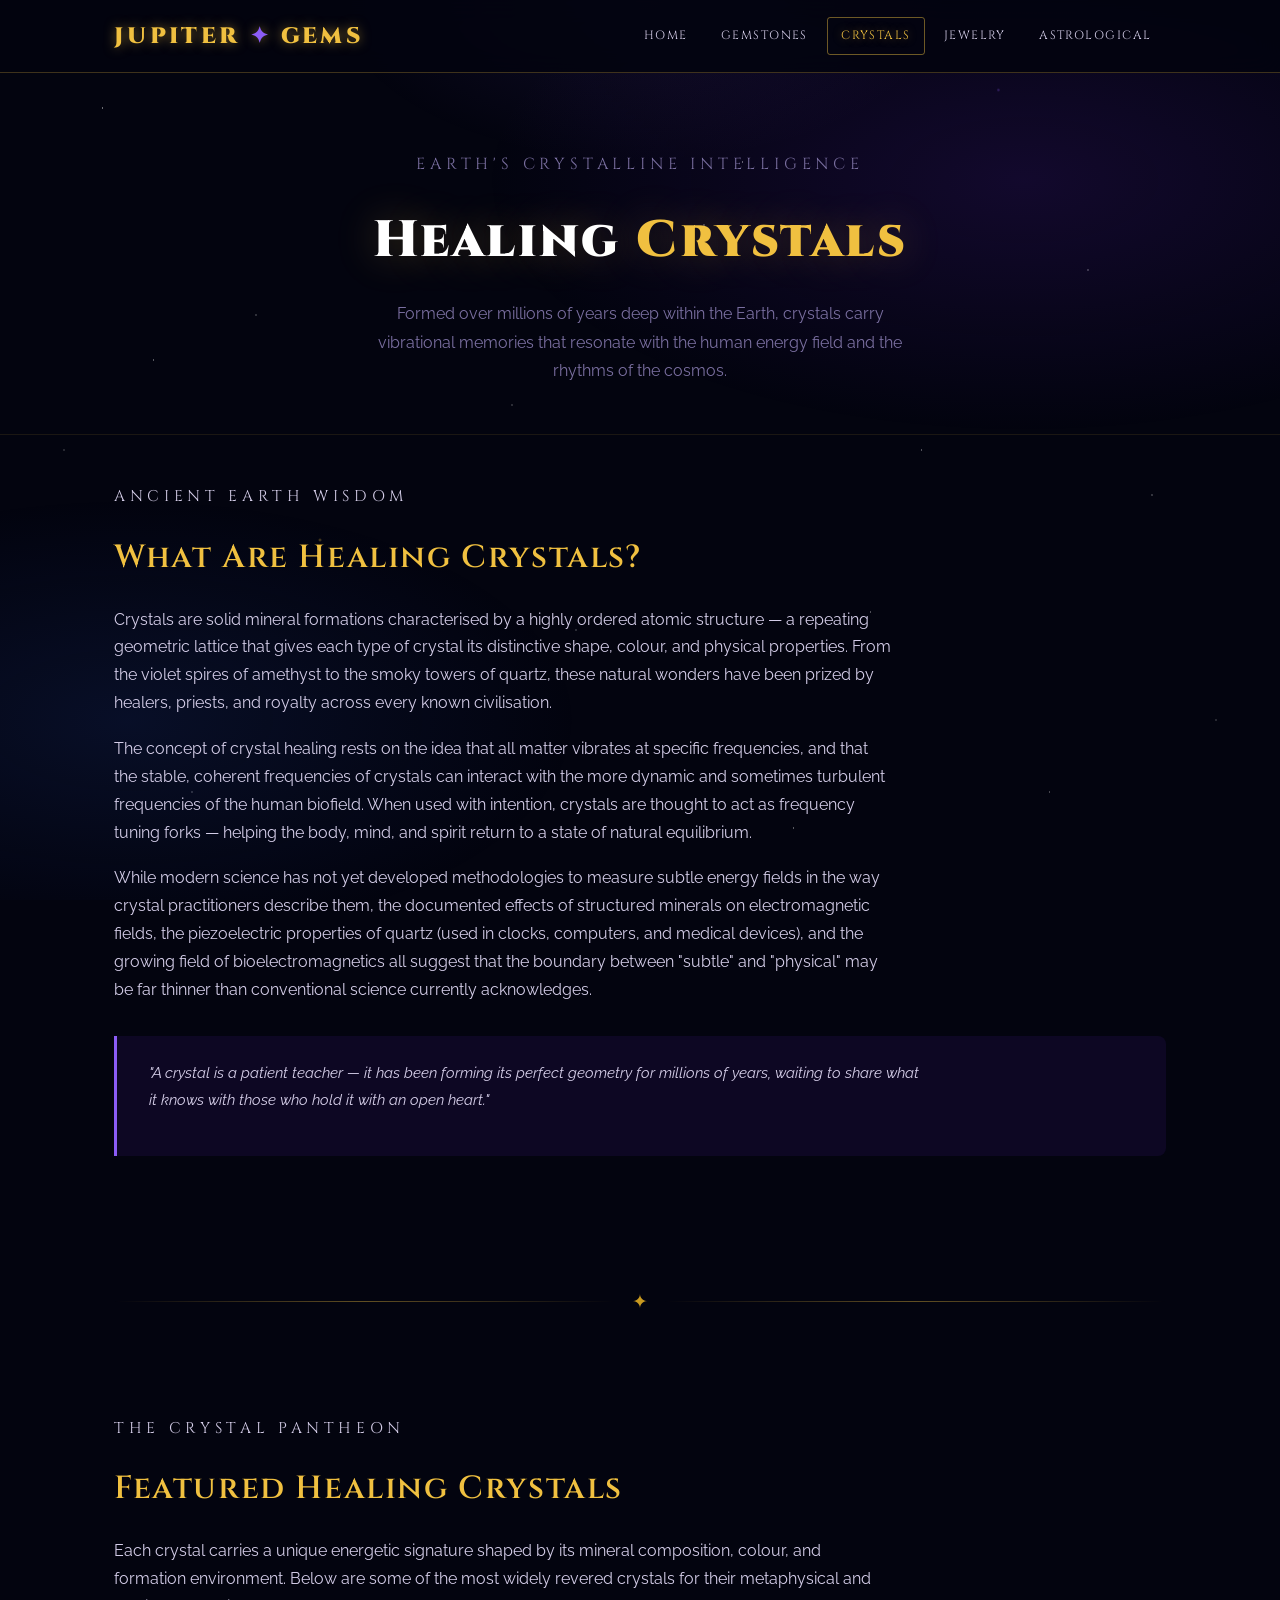
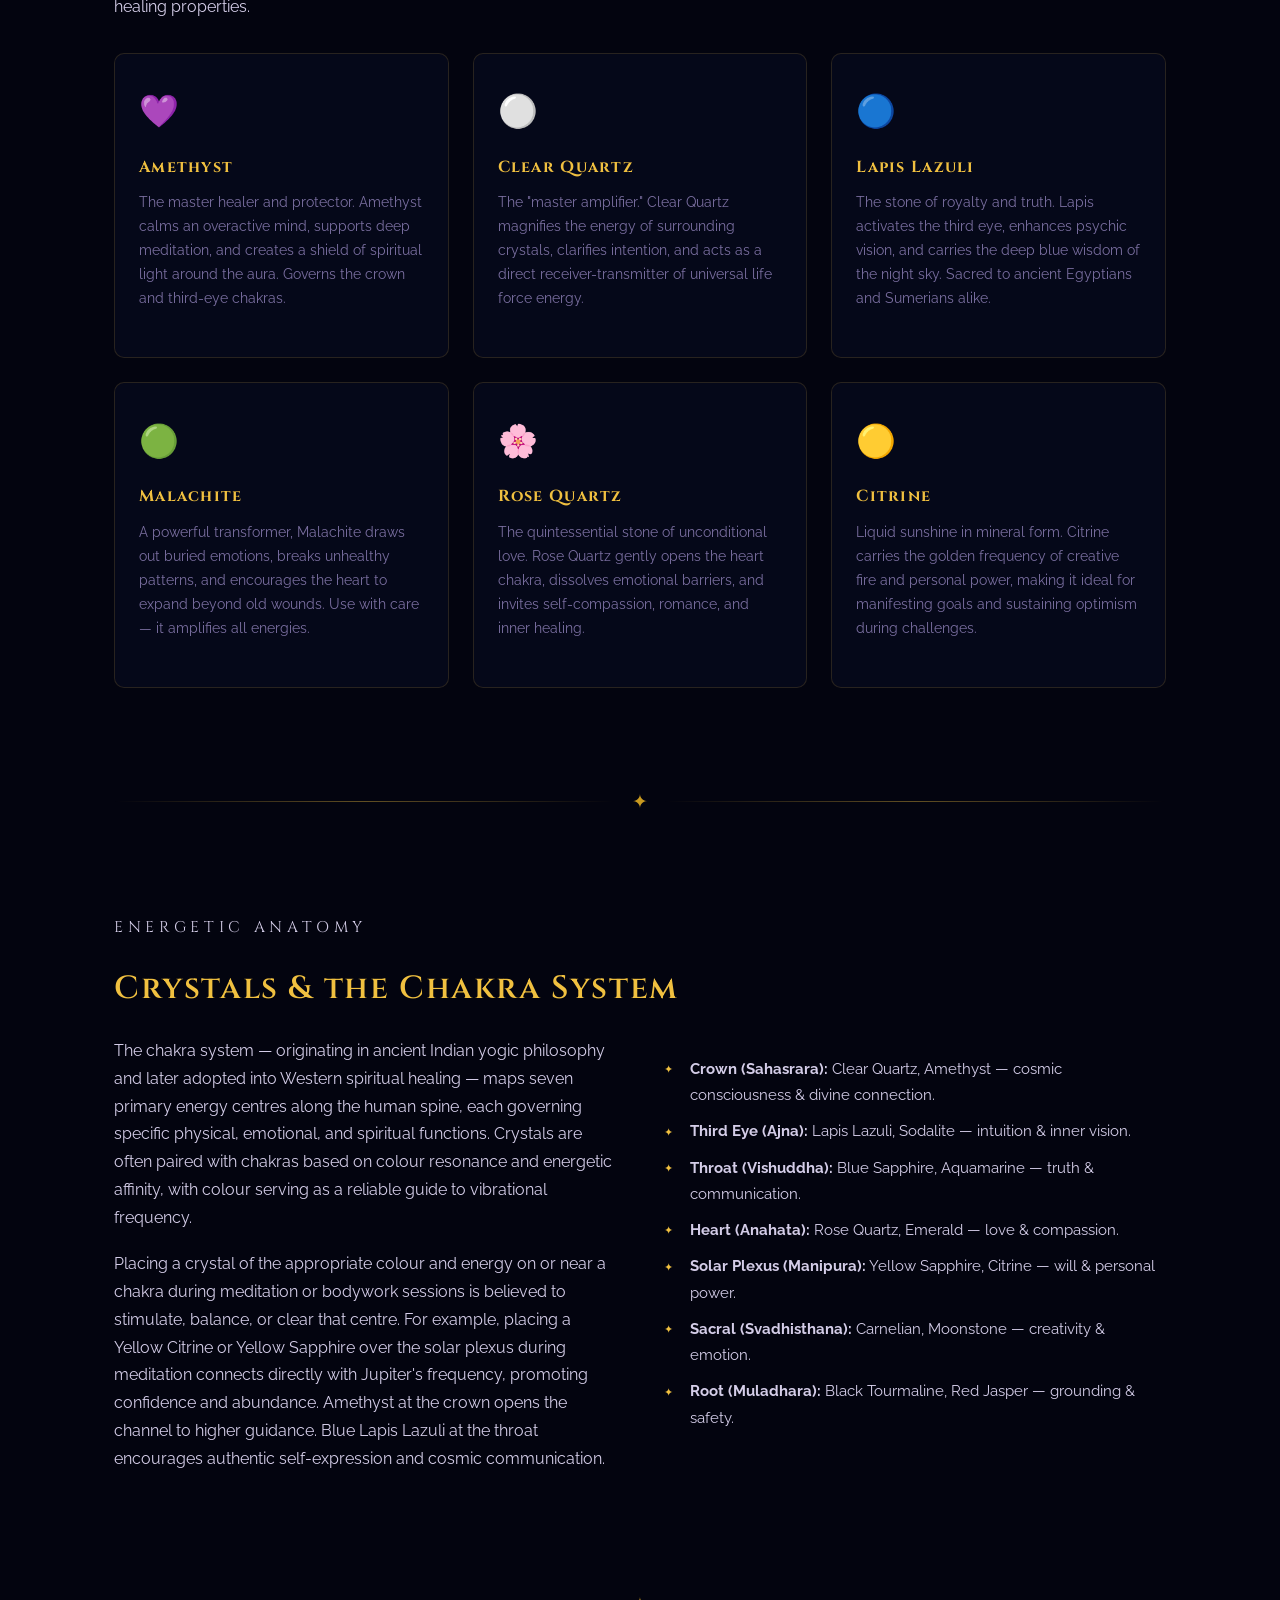
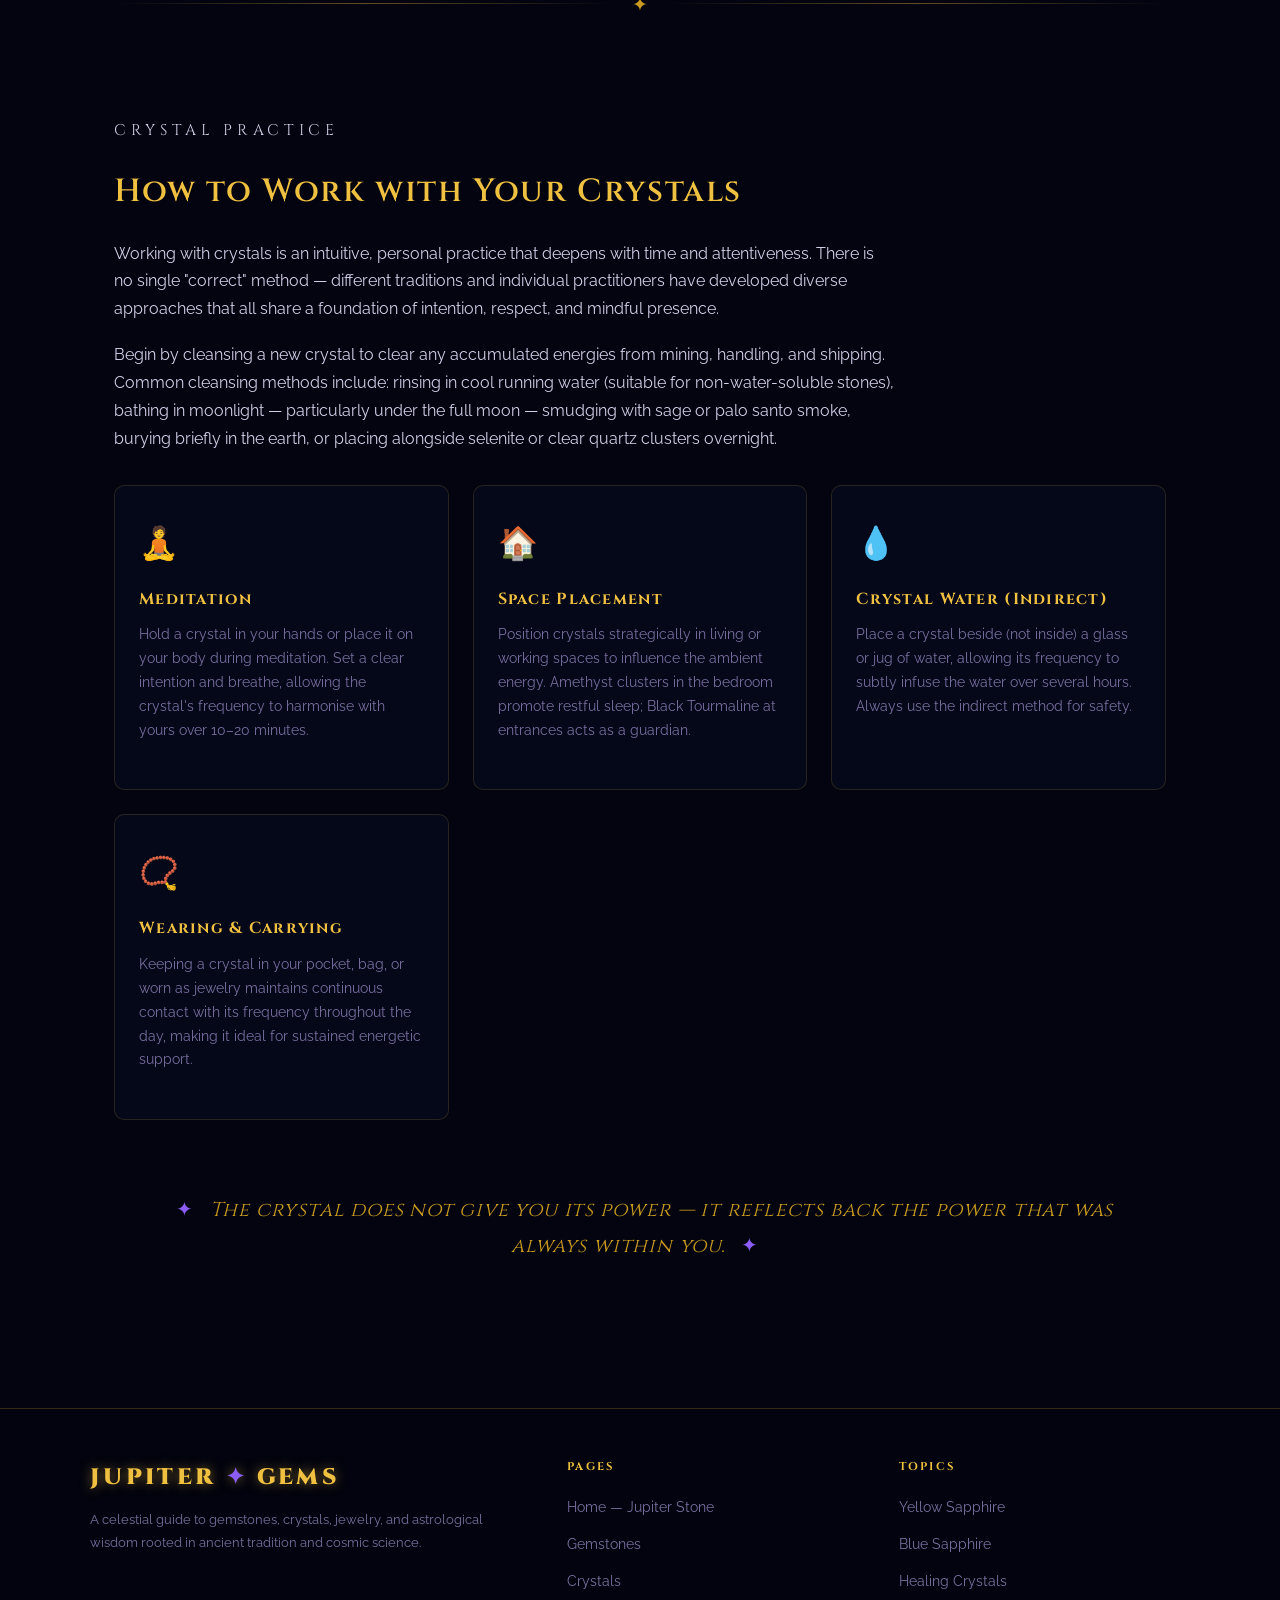
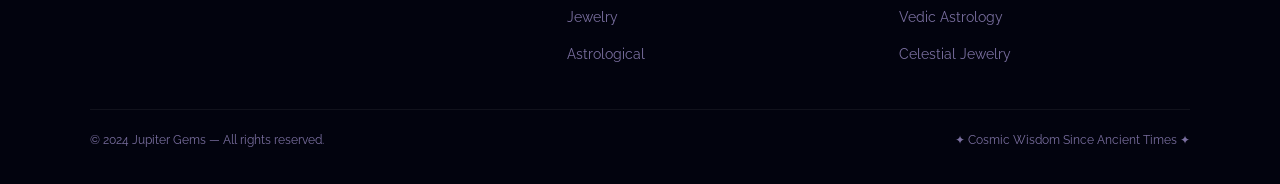
<file: crystals.html>
<!DOCTYPE html>
<html lang="en">
<head>
  <meta charset="UTF-8">
  <meta name="viewport" content="width=device-width, initial-scale=1.0">
  <title>Crystals — Jupiter Gems</title>
  <meta name="description" content="Discover the power of healing crystals — their metaphysical properties, chakra connections, and how to work with them for cosmic alignment and inner balance.">
  <link rel="stylesheet" href="style.css">
</head>
<body>

  <!-- ===== HEADER ===== -->
  <header class="site-header">
    <div class="header-inner">
      <a href="index.html" class="site-logo">JUPITER <span>✦</span> GEMS</a>
      <nav class="site-nav" aria-label="Main navigation">
        <ul>
          <li><a href="index.html">Home</a></li>
          <li><a href="gemstones.html">Gemstones</a></li>
          <li><a href="crystals.html" class="active">Crystals</a></li>
          <li><a href="jewelry.html">Jewelry</a></li>
          <li><a href="astrological.html">Astrological</a></li>
        </ul>
      </nav>
    </div>
  </header>

  <!-- ===== BANNER ===== -->
  <section class="page-banner">
    <div class="container">
      <p class="hero-eyebrow">Earth's Crystalline Intelligence</p>
      <h1>Healing <span class="accent">Crystals</span></h1>
      <p>Formed over millions of years deep within the Earth, crystals carry vibrational memories that resonate with the human energy field and the rhythms of the cosmos.</p>
    </div>
  </section>

  <!-- ===== MAIN CONTENT ===== -->
  <main>

    <!-- Section 1 — What are crystals -->
    <section class="section">
      <div class="container">
        <p class="section-label">Ancient Earth Wisdom</p>
        <h2>What Are Healing Crystals?</h2>
        <p>
          Crystals are solid mineral formations characterised by a highly ordered atomic structure — a repeating geometric lattice that gives each type of crystal its distinctive shape, colour, and physical properties. From the violet spires of amethyst to the smoky towers of quartz, these natural wonders have been prized by healers, priests, and royalty across every known civilisation.
        </p>
        <p>
          The concept of crystal healing rests on the idea that all matter vibrates at specific frequencies, and that the stable, coherent frequencies of crystals can interact with the more dynamic and sometimes turbulent frequencies of the human biofield. When used with intention, crystals are thought to act as frequency tuning forks — helping the body, mind, and spirit return to a state of natural equilibrium.
        </p>
        <p>
          While modern science has not yet developed methodologies to measure subtle energy fields in the way crystal practitioners describe them, the documented effects of structured minerals on electromagnetic fields, the piezoelectric properties of quartz (used in clocks, computers, and medical devices), and the growing field of bioelectromagnetics all suggest that the boundary between "subtle" and "physical" may be far thinner than conventional science currently acknowledges.
        </p>
        <div class="info-box">
          <p>"A crystal is a patient teacher — it has been forming its perfect geometry for millions of years, waiting to share what it knows with those who hold it with an open heart."</p>
        </div>
      </div>
    </section>

    <div class="container"><div class="divider"><span class="divider-icon">✦</span></div></div>

    <!-- Section 2 — Featured Crystals -->
    <section class="section">
      <div class="container">
        <p class="section-label">The Crystal Pantheon</p>
        <h2>Featured Healing Crystals</h2>
        <p>Each crystal carries a unique energetic signature shaped by its mineral composition, colour, and formation environment. Below are some of the most widely revered crystals for their metaphysical and healing properties.</p>

        <div class="card-grid">
          <div class="card">
            <div class="card-icon">💜</div>
            <h3>Amethyst</h3>
            <p>The master healer and protector. Amethyst calms an overactive mind, supports deep meditation, and creates a shield of spiritual light around the aura. Governs the crown and third-eye chakras.</p>
          </div>
          <div class="card">
            <div class="card-icon">⚪</div>
            <h3>Clear Quartz</h3>
            <p>The "master amplifier." Clear Quartz magnifies the energy of surrounding crystals, clarifies intention, and acts as a direct receiver-transmitter of universal life force energy.</p>
          </div>
          <div class="card">
            <div class="card-icon">🔵</div>
            <h3>Lapis Lazuli</h3>
            <p>The stone of royalty and truth. Lapis activates the third eye, enhances psychic vision, and carries the deep blue wisdom of the night sky. Sacred to ancient Egyptians and Sumerians alike.</p>
          </div>
          <div class="card">
            <div class="card-icon">🟢</div>
            <h3>Malachite</h3>
            <p>A powerful transformer, Malachite draws out buried emotions, breaks unhealthy patterns, and encourages the heart to expand beyond old wounds. Use with care — it amplifies all energies.</p>
          </div>
          <div class="card">
            <div class="card-icon">🌸</div>
            <h3>Rose Quartz</h3>
            <p>The quintessential stone of unconditional love. Rose Quartz gently opens the heart chakra, dissolves emotional barriers, and invites self-compassion, romance, and inner healing.</p>
          </div>
          <div class="card">
            <div class="card-icon">🟡</div>
            <h3>Citrine</h3>
            <p>Liquid sunshine in mineral form. Citrine carries the golden frequency of creative fire and personal power, making it ideal for manifesting goals and sustaining optimism during challenges.</p>
          </div>
        </div>
      </div>
    </section>

    <div class="container"><div class="divider"><span class="divider-icon">✦</span></div></div>

    <!-- Section 3 — Crystals and Chakras -->
    <section class="section">
      <div class="container">
        <p class="section-label">Energetic Anatomy</p>
        <h2>Crystals &amp; the Chakra System</h2>
        <div class="two-col">
          <div>
            <p>
              The chakra system — originating in ancient Indian yogic philosophy and later adopted into Western spiritual healing — maps seven primary energy centres along the human spine, each governing specific physical, emotional, and spiritual functions. Crystals are often paired with chakras based on colour resonance and energetic affinity, with colour serving as a reliable guide to vibrational frequency.
            </p>
            <p>
              Placing a crystal of the appropriate colour and energy on or near a chakra during meditation or bodywork sessions is believed to stimulate, balance, or clear that centre. For example, placing a Yellow Citrine or Yellow Sapphire over the solar plexus during meditation connects directly with Jupiter's frequency, promoting confidence and abundance. Amethyst at the crown opens the channel to higher guidance. Blue Lapis Lazuli at the throat encourages authentic self-expression and cosmic communication.
            </p>
          </div>
          <div>
            <ul class="highlight-list">
              <li><strong>Crown (Sahasrara):</strong> Clear Quartz, Amethyst — cosmic consciousness &amp; divine connection.</li>
              <li><strong>Third Eye (Ajna):</strong> Lapis Lazuli, Sodalite — intuition &amp; inner vision.</li>
              <li><strong>Throat (Vishuddha):</strong> Blue Sapphire, Aquamarine — truth &amp; communication.</li>
              <li><strong>Heart (Anahata):</strong> Rose Quartz, Emerald — love &amp; compassion.</li>
              <li><strong>Solar Plexus (Manipura):</strong> Yellow Sapphire, Citrine — will &amp; personal power.</li>
              <li><strong>Sacral (Svadhisthana):</strong> Carnelian, Moonstone — creativity &amp; emotion.</li>
              <li><strong>Root (Muladhara):</strong> Black Tourmaline, Red Jasper — grounding &amp; safety.</li>
            </ul>
          </div>
        </div>
      </div>
    </section>

    <div class="container"><div class="divider"><span class="divider-icon">✦</span></div></div>

    <!-- Section 4 — How to Work with Crystals -->
    <section class="section">
      <div class="container">
        <p class="section-label">Crystal Practice</p>
        <h2>How to Work with Your Crystals</h2>
        <p>
          Working with crystals is an intuitive, personal practice that deepens with time and attentiveness. There is no single "correct" method — different traditions and individual practitioners have developed diverse approaches that all share a foundation of intention, respect, and mindful presence.
        </p>
        <p>
          Begin by cleansing a new crystal to clear any accumulated energies from mining, handling, and shipping. Common cleansing methods include: rinsing in cool running water (suitable for non-water-soluble stones), bathing in moonlight — particularly under the full moon — smudging with sage or palo santo smoke, burying briefly in the earth, or placing alongside selenite or clear quartz clusters overnight.
        </p>

        <div class="card-grid">
          <div class="card">
            <div class="card-icon">🧘</div>
            <h3>Meditation</h3>
            <p>Hold a crystal in your hands or place it on your body during meditation. Set a clear intention and breathe, allowing the crystal's frequency to harmonise with yours over 10–20 minutes.</p>
          </div>
          <div class="card">
            <div class="card-icon">🏠</div>
            <h3>Space Placement</h3>
            <p>Position crystals strategically in living or working spaces to influence the ambient energy. Amethyst clusters in the bedroom promote restful sleep; Black Tourmaline at entrances acts as a guardian.</p>
          </div>
          <div class="card">
            <div class="card-icon">💧</div>
            <h3>Crystal Water (Indirect)</h3>
            <p>Place a crystal beside (not inside) a glass or jug of water, allowing its frequency to subtly infuse the water over several hours. Always use the indirect method for safety.</p>
          </div>
          <div class="card">
            <div class="card-icon">📿</div>
            <h3>Wearing &amp; Carrying</h3>
            <p>Keeping a crystal in your pocket, bag, or worn as jewelry maintains continuous contact with its frequency throughout the day, making it ideal for sustained energetic support.</p>
          </div>
        </div>

        <blockquote class="cosmic-quote" style="margin-top:2.5rem;">
          The crystal does not give you its power — it reflects back the power that was always within you.
        </blockquote>
      </div>
    </section>

  </main>

  <!-- ===== FOOTER ===== -->
  <footer class="site-footer">
    <div class="footer-inner">
      <div class="footer-brand">
        <a href="index.html" class="site-logo">JUPITER <span>✦</span> GEMS</a>
        <p>A celestial guide to gemstones, crystals, jewelry, and astrological wisdom rooted in ancient tradition and cosmic science.</p>
      </div>
      <nav class="footer-nav" aria-label="Footer navigation — Pages">
        <h4>Pages</h4>
        <ul>
          <li><a href="index.html">Home — Jupiter Stone</a></li>
          <li><a href="gemstones.html">Gemstones</a></li>
          <li><a href="crystals.html">Crystals</a></li>
          <li><a href="jewelry.html">Jewelry</a></li>
          <li><a href="astrological.html">Astrological</a></li>
        </ul>
      </nav>
      <nav class="footer-nav" aria-label="Footer navigation — Topics">
        <h4>Topics</h4>
        <ul>
          <li><a href="gemstones.html">Yellow Sapphire</a></li>
          <li><a href="gemstones.html">Blue Sapphire</a></li>
          <li><a href="crystals.html">Healing Crystals</a></li>
          <li><a href="astrological.html">Vedic Astrology</a></li>
          <li><a href="jewelry.html">Celestial Jewelry</a></li>
        </ul>
      </nav>
    </div>
    <div class="footer-bottom">
      <span>© 2024 Jupiter Gems — All rights reserved.</span>
      <span>✦ Cosmic Wisdom Since Ancient Times ✦</span>
    </div>
  </footer>

</body>
</html>
</file>
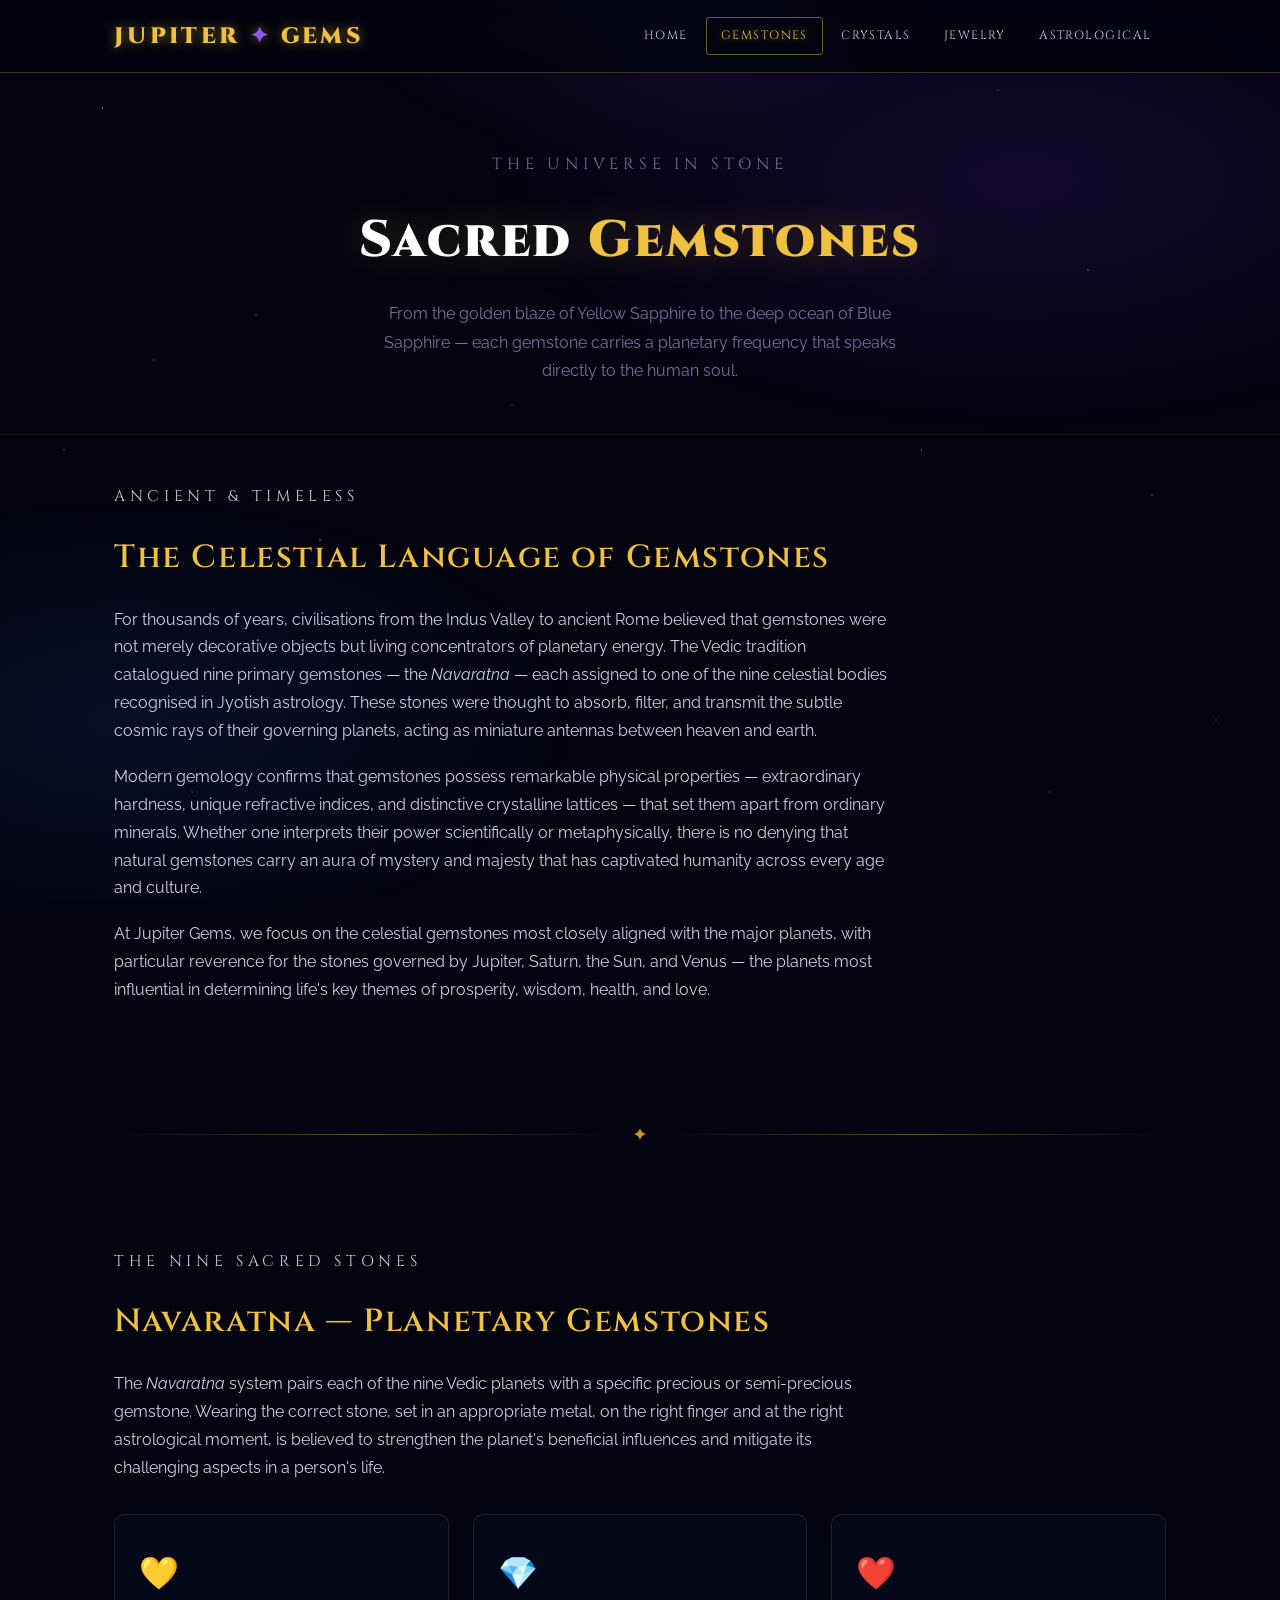
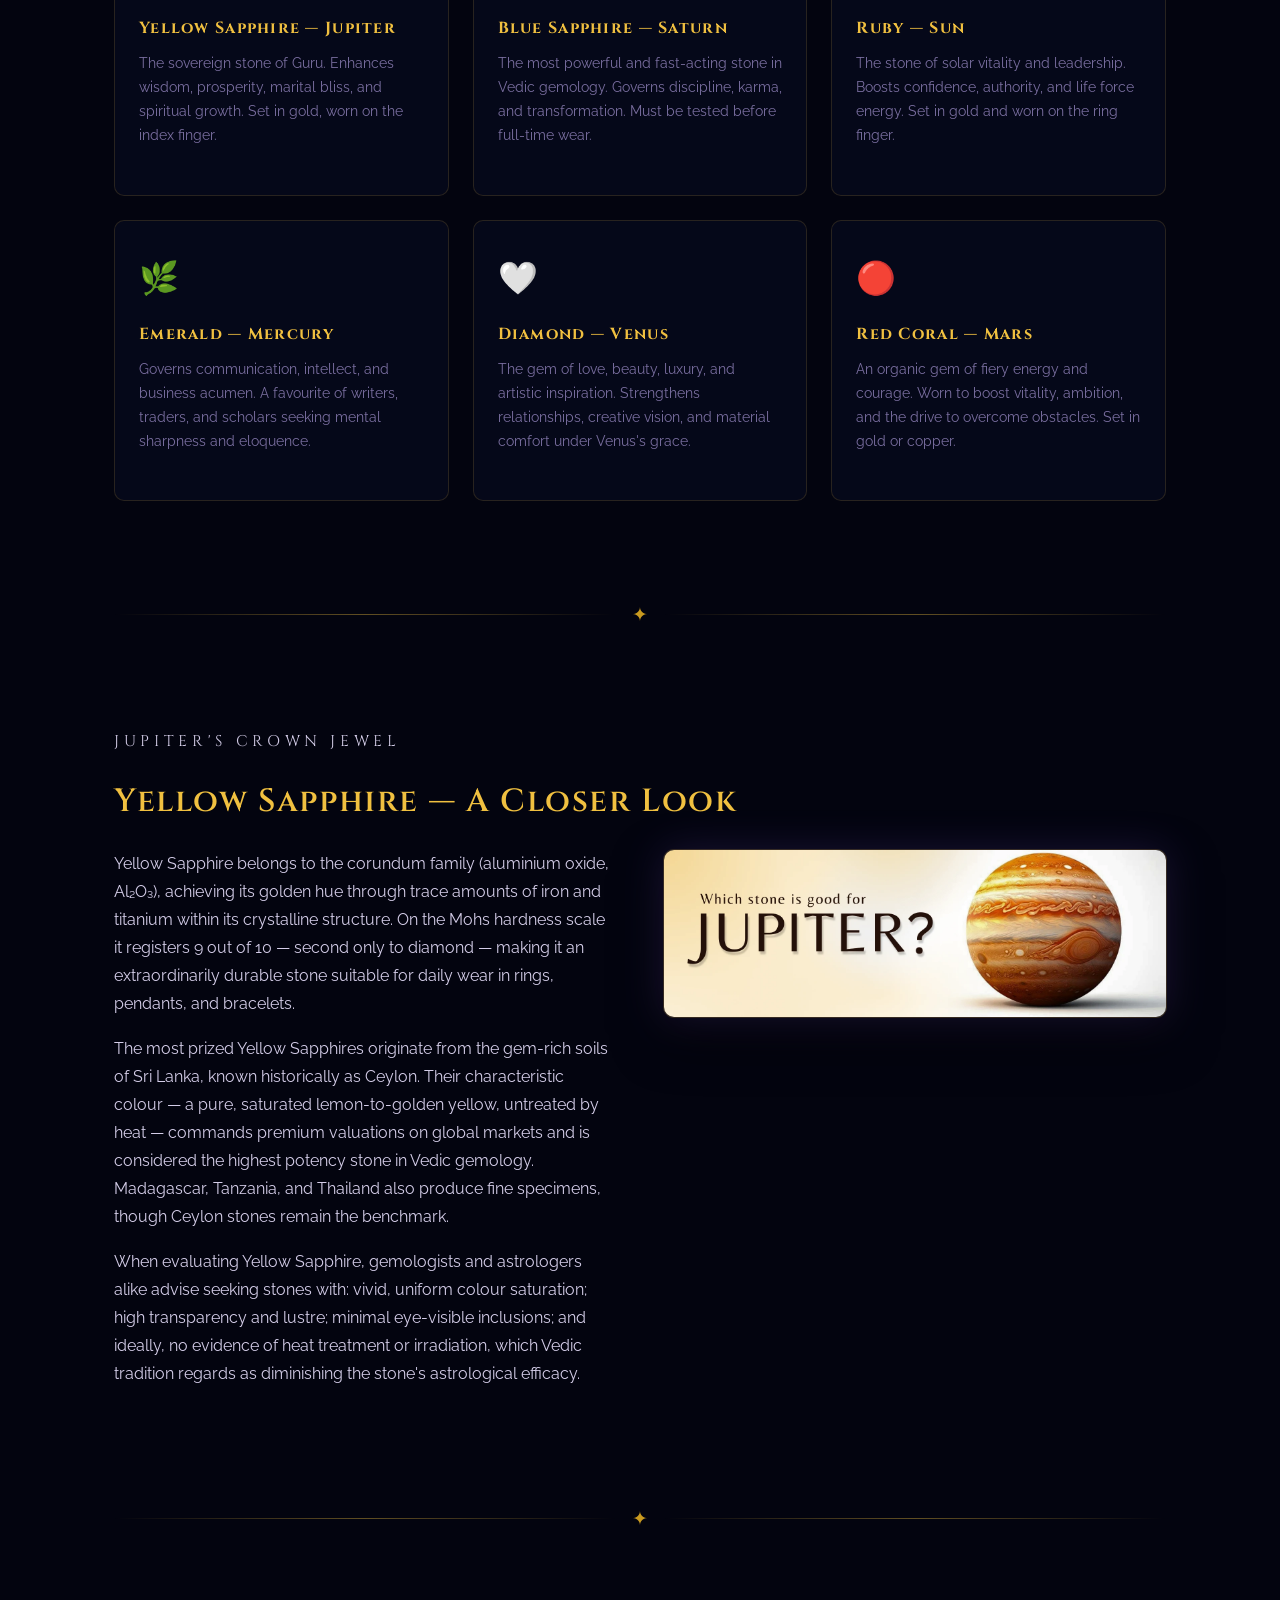
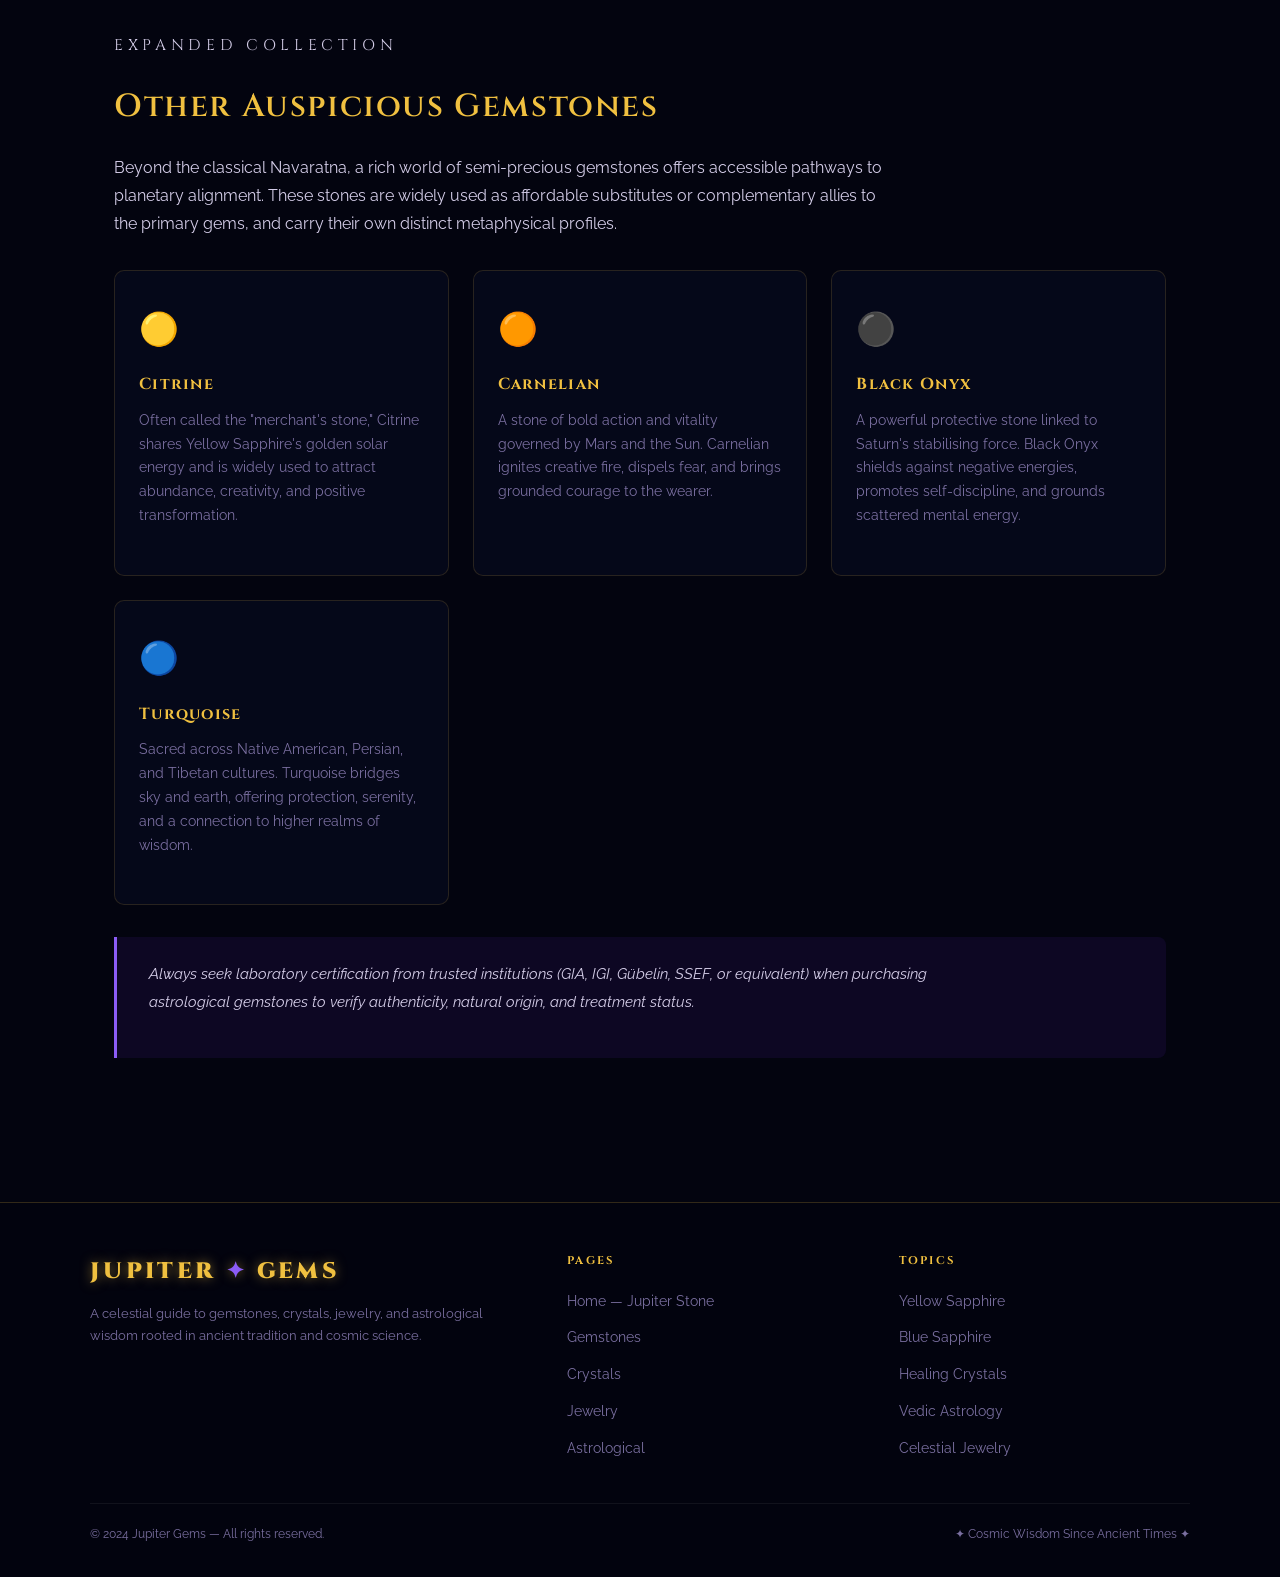
<file: gemstones.html>
<!DOCTYPE html>
<html lang="en">
<head>
  <meta charset="UTF-8">
  <meta name="viewport" content="width=device-width, initial-scale=1.0">
  <title>Gemstones — Jupiter Gems</title>
  <meta name="description" content="Explore the sacred gemstones of the cosmos — Yellow Sapphire, Blue Sapphire, Ruby, Emerald, and more. Discover their planetary connections and mystical properties.">
  <link rel="stylesheet" href="style.css">
</head>
<body>

  <!-- ===== HEADER ===== -->
  <header class="site-header">
    <div class="header-inner">
      <a href="index.html" class="site-logo">JUPITER <span>✦</span> GEMS</a>
      <nav class="site-nav" aria-label="Main navigation">
        <ul>
          <li><a href="index.html">Home</a></li>
          <li><a href="gemstones.html" class="active">Gemstones</a></li>
          <li><a href="crystals.html">Crystals</a></li>
          <li><a href="jewelry.html">Jewelry</a></li>
          <li><a href="astrological.html">Astrological</a></li>
        </ul>
      </nav>
    </div>
  </header>

  <!-- ===== BANNER ===== -->
  <section class="page-banner">
    <div class="container">
      <p class="hero-eyebrow">The Universe in Stone</p>
      <h1>Sacred <span class="accent">Gemstones</span></h1>
      <p>From the golden blaze of Yellow Sapphire to the deep ocean of Blue Sapphire — each gemstone carries a planetary frequency that speaks directly to the human soul.</p>
    </div>
  </section>

  <!-- ===== MAIN CONTENT ===== -->
  <main>

    <!-- Section 1 — Introduction -->
    <section class="section">
      <div class="container">
        <p class="section-label">Ancient &amp; Timeless</p>
        <h2>The Celestial Language of Gemstones</h2>
        <p>
          For thousands of years, civilisations from the Indus Valley to ancient Rome believed that gemstones were not merely decorative objects but living concentrators of planetary energy. The Vedic tradition catalogued nine primary gemstones — the <em>Navaratna</em> — each assigned to one of the nine celestial bodies recognised in Jyotish astrology. These stones were thought to absorb, filter, and transmit the subtle cosmic rays of their governing planets, acting as miniature antennas between heaven and earth.
        </p>
        <p>
          Modern gemology confirms that gemstones possess remarkable physical properties — extraordinary hardness, unique refractive indices, and distinctive crystalline lattices — that set them apart from ordinary minerals. Whether one interprets their power scientifically or metaphysically, there is no denying that natural gemstones carry an aura of mystery and majesty that has captivated humanity across every age and culture.
        </p>
        <p>
          At Jupiter Gems, we focus on the celestial gemstones most closely aligned with the major planets, with particular reverence for the stones governed by Jupiter, Saturn, the Sun, and Venus — the planets most influential in determining life's key themes of prosperity, wisdom, health, and love.
        </p>
      </div>
    </section>

    <div class="container"><div class="divider"><span class="divider-icon">✦</span></div></div>

    <!-- Section 2 — The Navaratna -->
    <section class="section">
      <div class="container">
        <p class="section-label">The Nine Sacred Stones</p>
        <h2>Navaratna — Planetary Gemstones</h2>
        <p>
          The <em>Navaratna</em> system pairs each of the nine Vedic planets with a specific precious or semi-precious gemstone. Wearing the correct stone, set in an appropriate metal, on the right finger and at the right astrological moment, is believed to strengthen the planet's beneficial influences and mitigate its challenging aspects in a person's life.
        </p>

        <div class="card-grid">
          <div class="card">
            <div class="card-icon">💛</div>
            <h3>Yellow Sapphire — Jupiter</h3>
            <p>The sovereign stone of Guru. Enhances wisdom, prosperity, marital bliss, and spiritual growth. Set in gold, worn on the index finger.</p>
          </div>
          <div class="card">
            <div class="card-icon">💎</div>
            <h3>Blue Sapphire — Saturn</h3>
            <p>The most powerful and fast-acting stone in Vedic gemology. Governs discipline, karma, and transformation. Must be tested before full-time wear.</p>
          </div>
          <div class="card">
            <div class="card-icon">❤️</div>
            <h3>Ruby — Sun</h3>
            <p>The stone of solar vitality and leadership. Boosts confidence, authority, and life force energy. Set in gold and worn on the ring finger.</p>
          </div>
          <div class="card">
            <div class="card-icon">🌿</div>
            <h3>Emerald — Mercury</h3>
            <p>Governs communication, intellect, and business acumen. A favourite of writers, traders, and scholars seeking mental sharpness and eloquence.</p>
          </div>
          <div class="card">
            <div class="card-icon">🤍</div>
            <h3>Diamond — Venus</h3>
            <p>The gem of love, beauty, luxury, and artistic inspiration. Strengthens relationships, creative vision, and material comfort under Venus's grace.</p>
          </div>
          <div class="card">
            <div class="card-icon">🔴</div>
            <h3>Red Coral — Mars</h3>
            <p>An organic gem of fiery energy and courage. Worn to boost vitality, ambition, and the drive to overcome obstacles. Set in gold or copper.</p>
          </div>
        </div>
      </div>
    </section>

    <div class="container"><div class="divider"><span class="divider-icon">✦</span></div></div>

    <!-- Section 3 — Yellow Sapphire Deep Dive -->
    <section class="section">
      <div class="container">
        <p class="section-label">Jupiter's Crown Jewel</p>
        <h2>Yellow Sapphire — A Closer Look</h2>
        <div class="two-col">
          <div>
            <p>
              Yellow Sapphire belongs to the corundum family (aluminium oxide, Al₂O₃), achieving its golden hue through trace amounts of iron and titanium within its crystalline structure. On the Mohs hardness scale it registers 9 out of 10 — second only to diamond — making it an extraordinarily durable stone suitable for daily wear in rings, pendants, and bracelets.
            </p>
            <p>
              The most prized Yellow Sapphires originate from the gem-rich soils of Sri Lanka, known historically as Ceylon. Their characteristic colour — a pure, saturated lemon-to-golden yellow, untreated by heat — commands premium valuations on global markets and is considered the highest potency stone in Vedic gemology. Madagascar, Tanzania, and Thailand also produce fine specimens, though Ceylon stones remain the benchmark.
            </p>
            <p>
              When evaluating Yellow Sapphire, gemologists and astrologers alike advise seeking stones with: vivid, uniform colour saturation; high transparency and lustre; minimal eye-visible inclusions; and ideally, no evidence of heat treatment or irradiation, which Vedic tradition regards as diminishing the stone's astrological efficacy.
            </p>
          </div>
          <div>
            <img
              src="Which stone is good for Jupiter (1).png"
              alt="Infographic showing which stone is good for Jupiter planet"
              class="img-cosmic"
            >
          </div>
        </div>
      </div>
    </section>

    <div class="container"><div class="divider"><span class="divider-icon">✦</span></div></div>

    <!-- Section 4 — Other Auspicious Gems -->
    <section class="section">
      <div class="container">
        <p class="section-label">Expanded Collection</p>
        <h2>Other Auspicious Gemstones</h2>
        <p>
          Beyond the classical Navaratna, a rich world of semi-precious gemstones offers accessible pathways to planetary alignment. These stones are widely used as affordable substitutes or complementary allies to the primary gems, and carry their own distinct metaphysical profiles.
        </p>

        <div class="card-grid">
          <div class="card">
            <div class="card-icon">🟡</div>
            <h3>Citrine</h3>
            <p>Often called the "merchant's stone," Citrine shares Yellow Sapphire's golden solar energy and is widely used to attract abundance, creativity, and positive transformation.</p>
          </div>
          <div class="card">
            <div class="card-icon">🟠</div>
            <h3>Carnelian</h3>
            <p>A stone of bold action and vitality governed by Mars and the Sun. Carnelian ignites creative fire, dispels fear, and brings grounded courage to the wearer.</p>
          </div>
          <div class="card">
            <div class="card-icon">⚫</div>
            <h3>Black Onyx</h3>
            <p>A powerful protective stone linked to Saturn's stabilising force. Black Onyx shields against negative energies, promotes self-discipline, and grounds scattered mental energy.</p>
          </div>
          <div class="card">
            <div class="card-icon">🔵</div>
            <h3>Turquoise</h3>
            <p>Sacred across Native American, Persian, and Tibetan cultures. Turquoise bridges sky and earth, offering protection, serenity, and a connection to higher realms of wisdom.</p>
          </div>
        </div>

        <div class="info-box" style="margin-top:2rem;">
          <p>Always seek laboratory certification from trusted institutions (GIA, IGI, Gübelin, SSEF, or equivalent) when purchasing astrological gemstones to verify authenticity, natural origin, and treatment status.</p>
        </div>
      </div>
    </section>

  </main>

  <!-- ===== FOOTER ===== -->
  <footer class="site-footer">
    <div class="footer-inner">
      <div class="footer-brand">
        <a href="index.html" class="site-logo">JUPITER <span>✦</span> GEMS</a>
        <p>A celestial guide to gemstones, crystals, jewelry, and astrological wisdom rooted in ancient tradition and cosmic science.</p>
      </div>
      <nav class="footer-nav" aria-label="Footer navigation — Pages">
        <h4>Pages</h4>
        <ul>
          <li><a href="index.html">Home — Jupiter Stone</a></li>
          <li><a href="gemstones.html">Gemstones</a></li>
          <li><a href="crystals.html">Crystals</a></li>
          <li><a href="jewelry.html">Jewelry</a></li>
          <li><a href="astrological.html">Astrological</a></li>
        </ul>
      </nav>
      <nav class="footer-nav" aria-label="Footer navigation — Topics">
        <h4>Topics</h4>
        <ul>
          <li><a href="gemstones.html">Yellow Sapphire</a></li>
          <li><a href="gemstones.html">Blue Sapphire</a></li>
          <li><a href="crystals.html">Healing Crystals</a></li>
          <li><a href="astrological.html">Vedic Astrology</a></li>
          <li><a href="jewelry.html">Celestial Jewelry</a></li>
        </ul>
      </nav>
    </div>
    <div class="footer-bottom">
      <span>© 2024 Jupiter Gems — All rights reserved.</span>
      <span>✦ Cosmic Wisdom Since Ancient Times ✦</span>
    </div>
  </footer>

</body>
</html>
</file>
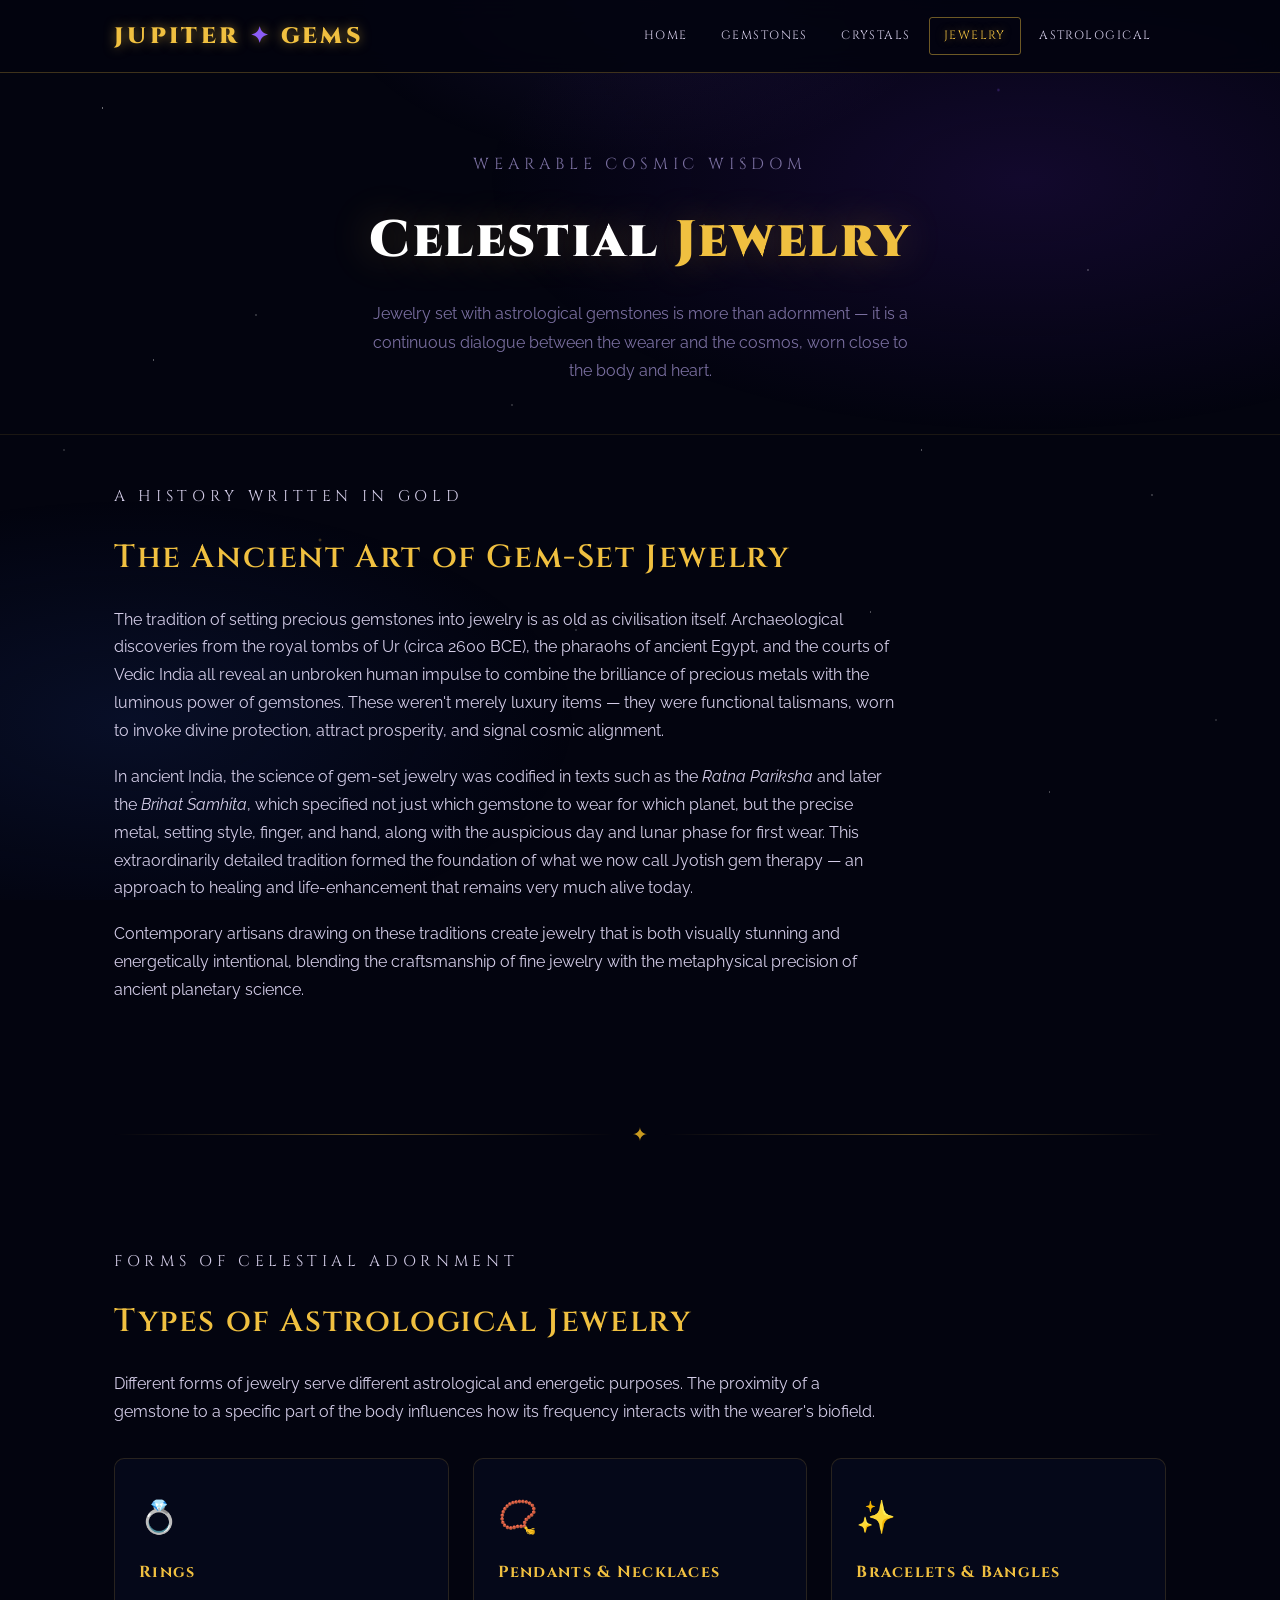
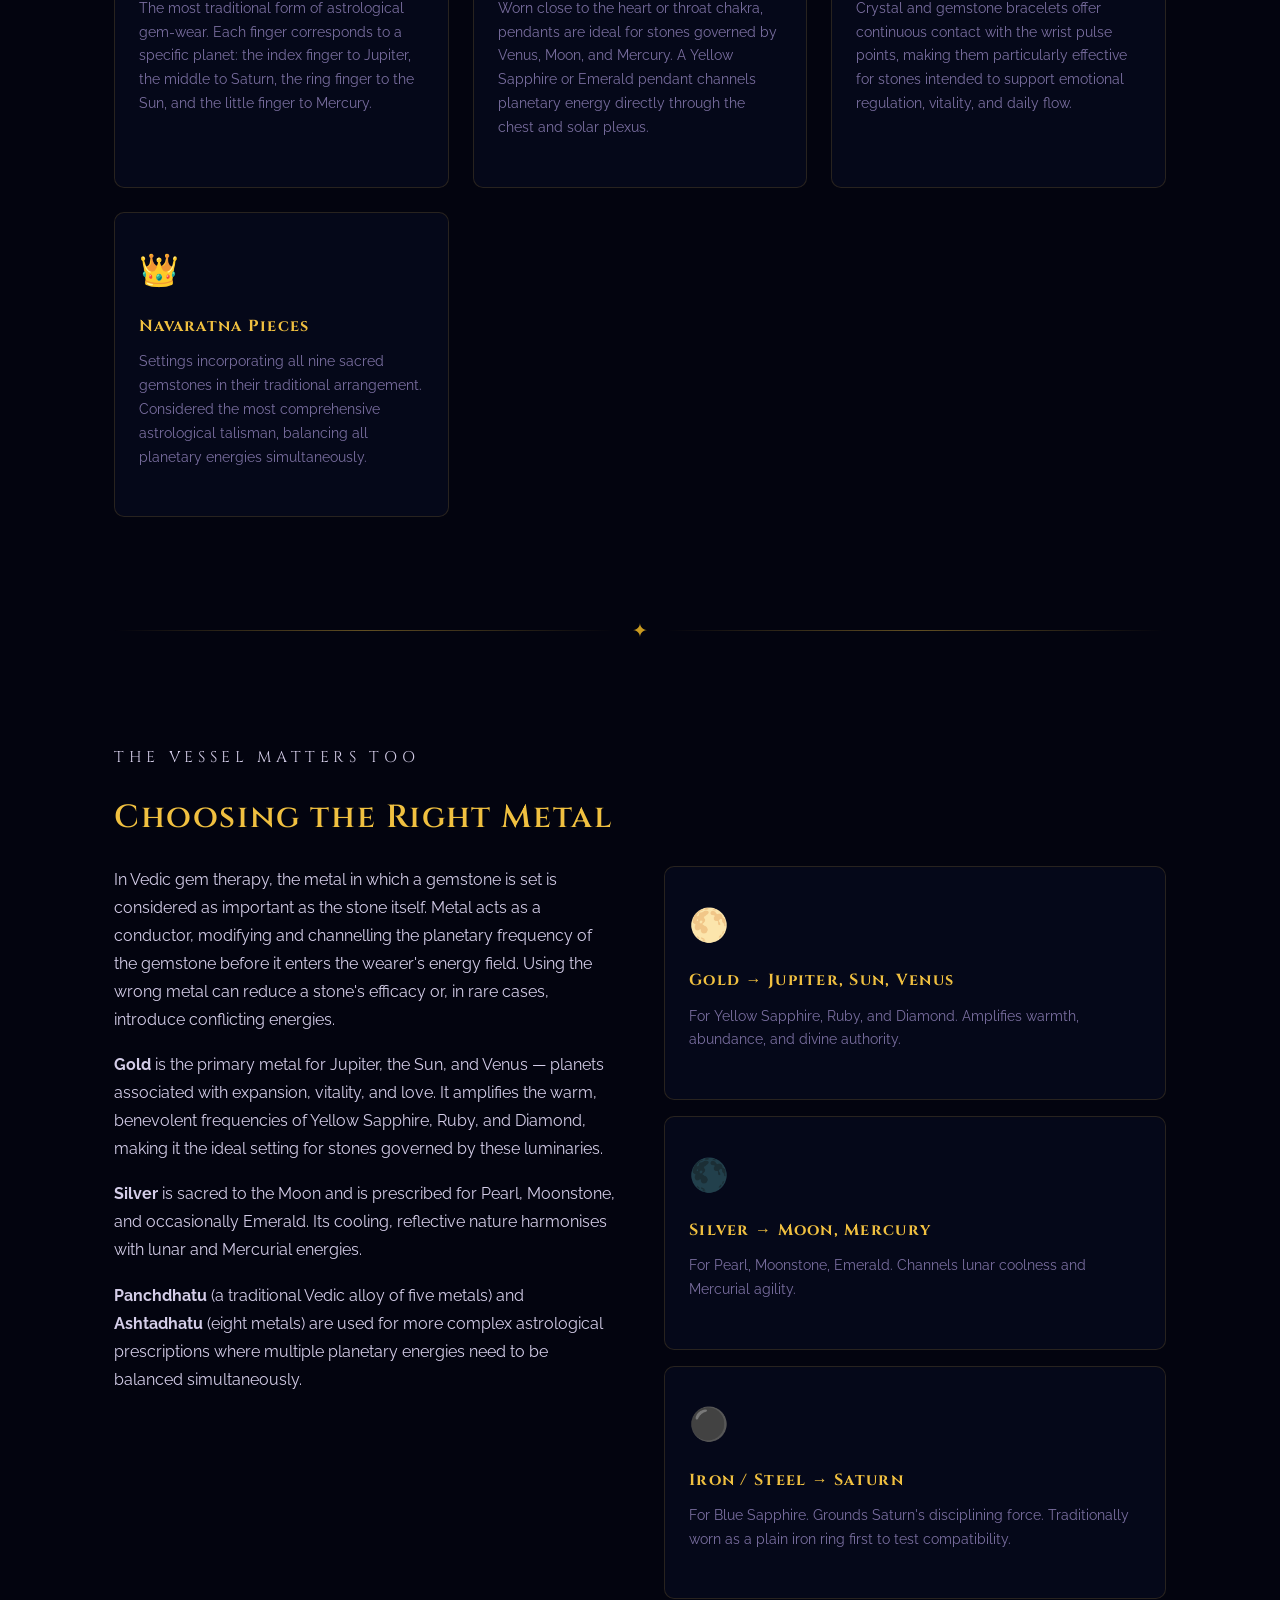
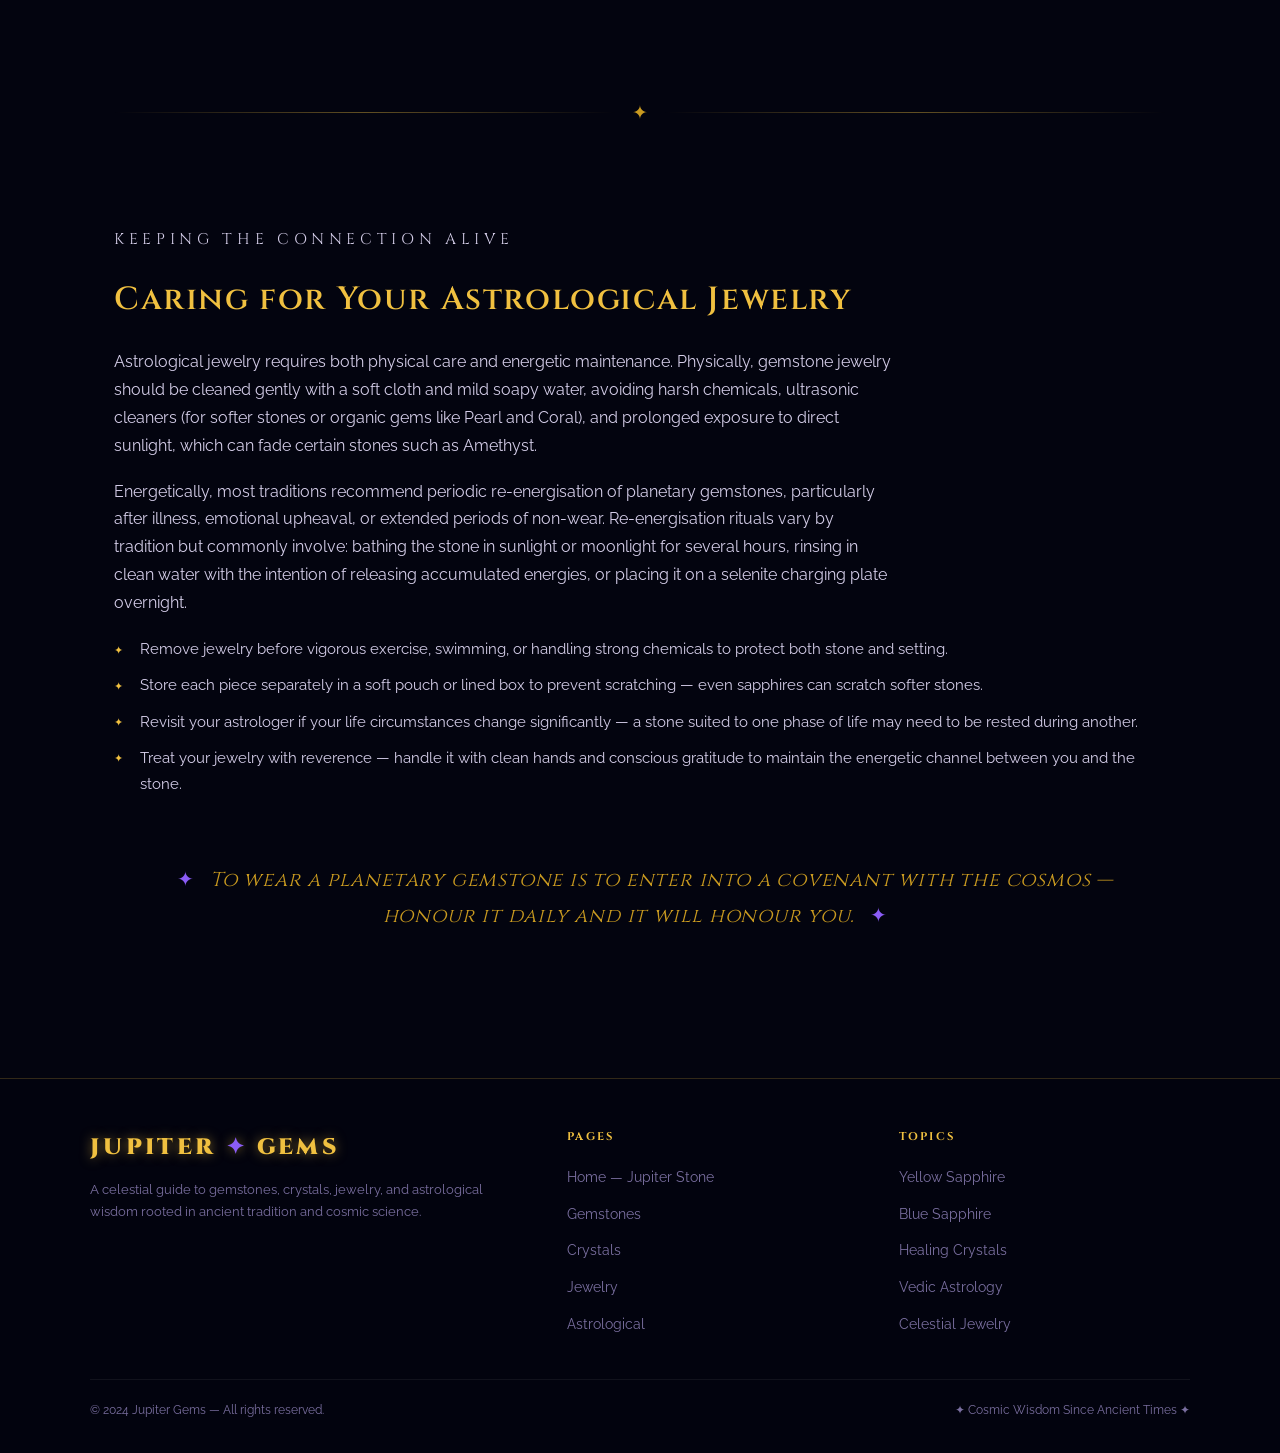
<file: jewelry.html>
<!DOCTYPE html>
<html lang="en">
<head>
  <meta charset="UTF-8">
  <meta name="viewport" content="width=device-width, initial-scale=1.0">
  <title>Jewelry — Jupiter Gems</title>
  <meta name="description" content="Explore celestial jewelry crafted with astrological gemstones — rings, pendants, and bracelets designed to align your energy with the cosmos.">
  <link rel="stylesheet" href="style.css">
</head>
<body>

  <!-- ===== HEADER ===== -->
  <header class="site-header">
    <div class="header-inner">
      <a href="index.html" class="site-logo">JUPITER <span>✦</span> GEMS</a>
      <nav class="site-nav" aria-label="Main navigation">
        <ul>
          <li><a href="index.html">Home</a></li>
          <li><a href="gemstones.html">Gemstones</a></li>
          <li><a href="crystals.html">Crystals</a></li>
          <li><a href="jewelry.html" class="active">Jewelry</a></li>
          <li><a href="astrological.html">Astrological</a></li>
        </ul>
      </nav>
    </div>
  </header>

  <!-- ===== BANNER ===== -->
  <section class="page-banner">
    <div class="container">
      <p class="hero-eyebrow">Wearable Cosmic Wisdom</p>
      <h1>Celestial <span class="accent">Jewelry</span></h1>
      <p>Jewelry set with astrological gemstones is more than adornment — it is a continuous dialogue between the wearer and the cosmos, worn close to the body and heart.</p>
    </div>
  </section>

  <!-- ===== MAIN CONTENT ===== -->
  <main>

    <!-- Section 1 — History of gem-set jewelry -->
    <section class="section">
      <div class="container">
        <p class="section-label">A History Written in Gold</p>
        <h2>The Ancient Art of Gem-Set Jewelry</h2>
        <p>
          The tradition of setting precious gemstones into jewelry is as old as civilisation itself. Archaeological discoveries from the royal tombs of Ur (circa 2600 BCE), the pharaohs of ancient Egypt, and the courts of Vedic India all reveal an unbroken human impulse to combine the brilliance of precious metals with the luminous power of gemstones. These weren't merely luxury items — they were functional talismans, worn to invoke divine protection, attract prosperity, and signal cosmic alignment.
        </p>
        <p>
          In ancient India, the science of gem-set jewelry was codified in texts such as the <em>Ratna Pariksha</em> and later the <em>Brihat Samhita</em>, which specified not just which gemstone to wear for which planet, but the precise metal, setting style, finger, and hand, along with the auspicious day and lunar phase for first wear. This extraordinarily detailed tradition formed the foundation of what we now call Jyotish gem therapy — an approach to healing and life-enhancement that remains very much alive today.
        </p>
        <p>
          Contemporary artisans drawing on these traditions create jewelry that is both visually stunning and energetically intentional, blending the craftsmanship of fine jewelry with the metaphysical precision of ancient planetary science.
        </p>
      </div>
    </section>

    <div class="container"><div class="divider"><span class="divider-icon">✦</span></div></div>

    <!-- Section 2 — Types of Jewelry -->
    <section class="section">
      <div class="container">
        <p class="section-label">Forms of Celestial Adornment</p>
        <h2>Types of Astrological Jewelry</h2>
        <p>Different forms of jewelry serve different astrological and energetic purposes. The proximity of a gemstone to a specific part of the body influences how its frequency interacts with the wearer's biofield.</p>

        <div class="card-grid">
          <div class="card">
            <div class="card-icon">💍</div>
            <h3>Rings</h3>
            <p>The most traditional form of astrological gem-wear. Each finger corresponds to a specific planet: the index finger to Jupiter, the middle to Saturn, the ring finger to the Sun, and the little finger to Mercury.</p>
          </div>
          <div class="card">
            <div class="card-icon">📿</div>
            <h3>Pendants &amp; Necklaces</h3>
            <p>Worn close to the heart or throat chakra, pendants are ideal for stones governed by Venus, Moon, and Mercury. A Yellow Sapphire or Emerald pendant channels planetary energy directly through the chest and solar plexus.</p>
          </div>
          <div class="card">
            <div class="card-icon">✨</div>
            <h3>Bracelets &amp; Bangles</h3>
            <p>Crystal and gemstone bracelets offer continuous contact with the wrist pulse points, making them particularly effective for stones intended to support emotional regulation, vitality, and daily flow.</p>
          </div>
          <div class="card">
            <div class="card-icon">👑</div>
            <h3>Navaratna Pieces</h3>
            <p>Settings incorporating all nine sacred gemstones in their traditional arrangement. Considered the most comprehensive astrological talisman, balancing all planetary energies simultaneously.</p>
          </div>
        </div>
      </div>
    </section>

    <div class="container"><div class="divider"><span class="divider-icon">✦</span></div></div>

    <!-- Section 3 — Metal Matters -->
    <section class="section">
      <div class="container">
        <p class="section-label">The Vessel Matters Too</p>
        <h2>Choosing the Right Metal</h2>
        <div class="two-col">
          <div>
            <p>
              In Vedic gem therapy, the metal in which a gemstone is set is considered as important as the stone itself. Metal acts as a conductor, modifying and channelling the planetary frequency of the gemstone before it enters the wearer's energy field. Using the wrong metal can reduce a stone's efficacy or, in rare cases, introduce conflicting energies.
            </p>
            <p>
              <strong>Gold</strong> is the primary metal for Jupiter, the Sun, and Venus — planets associated with expansion, vitality, and love. It amplifies the warm, benevolent frequencies of Yellow Sapphire, Ruby, and Diamond, making it the ideal setting for stones governed by these luminaries.
            </p>
            <p>
              <strong>Silver</strong> is sacred to the Moon and is prescribed for Pearl, Moonstone, and occasionally Emerald. Its cooling, reflective nature harmonises with lunar and Mercurial energies.
            </p>
            <p>
              <strong>Panchdhatu</strong> (a traditional Vedic alloy of five metals) and <strong>Ashtadhatu</strong> (eight metals) are used for more complex astrological prescriptions where multiple planetary energies need to be balanced simultaneously.
            </p>
          </div>
          <div>
            <div class="card" style="margin-bottom:1rem;">
              <div class="card-icon">🌕</div>
              <h3>Gold → Jupiter, Sun, Venus</h3>
              <p>For Yellow Sapphire, Ruby, and Diamond. Amplifies warmth, abundance, and divine authority.</p>
            </div>
            <div class="card" style="margin-bottom:1rem;">
              <div class="card-icon">🌑</div>
              <h3>Silver → Moon, Mercury</h3>
              <p>For Pearl, Moonstone, Emerald. Channels lunar coolness and Mercurial agility.</p>
            </div>
            <div class="card">
              <div class="card-icon">⚫</div>
              <h3>Iron / Steel → Saturn</h3>
              <p>For Blue Sapphire. Grounds Saturn's disciplining force. Traditionally worn as a plain iron ring first to test compatibility.</p>
            </div>
          </div>
        </div>
      </div>
    </section>

    <div class="container"><div class="divider"><span class="divider-icon">✦</span></div></div>

    <!-- Section 4 — Care and Intention -->
    <section class="section">
      <div class="container">
        <p class="section-label">Keeping the Connection Alive</p>
        <h2>Caring for Your Astrological Jewelry</h2>
        <p>
          Astrological jewelry requires both physical care and energetic maintenance. Physically, gemstone jewelry should be cleaned gently with a soft cloth and mild soapy water, avoiding harsh chemicals, ultrasonic cleaners (for softer stones or organic gems like Pearl and Coral), and prolonged exposure to direct sunlight, which can fade certain stones such as Amethyst.
        </p>
        <p>
          Energetically, most traditions recommend periodic re-energisation of planetary gemstones, particularly after illness, emotional upheaval, or extended periods of non-wear. Re-energisation rituals vary by tradition but commonly involve: bathing the stone in sunlight or moonlight for several hours, rinsing in clean water with the intention of releasing accumulated energies, or placing it on a selenite charging plate overnight.
        </p>

        <ul class="highlight-list">
          <li>Remove jewelry before vigorous exercise, swimming, or handling strong chemicals to protect both stone and setting.</li>
          <li>Store each piece separately in a soft pouch or lined box to prevent scratching — even sapphires can scratch softer stones.</li>
          <li>Revisit your astrologer if your life circumstances change significantly — a stone suited to one phase of life may need to be rested during another.</li>
          <li>Treat your jewelry with reverence — handle it with clean hands and conscious gratitude to maintain the energetic channel between you and the stone.</li>
        </ul>

        <blockquote class="cosmic-quote" style="margin-top: 2rem;">
          To wear a planetary gemstone is to enter into a covenant with the cosmos — honour it daily and it will honour you.
        </blockquote>
      </div>
    </section>

  </main>

  <!-- ===== FOOTER ===== -->
  <footer class="site-footer">
    <div class="footer-inner">
      <div class="footer-brand">
        <a href="index.html" class="site-logo">JUPITER <span>✦</span> GEMS</a>
        <p>A celestial guide to gemstones, crystals, jewelry, and astrological wisdom rooted in ancient tradition and cosmic science.</p>
      </div>
      <nav class="footer-nav" aria-label="Footer navigation — Pages">
        <h4>Pages</h4>
        <ul>
          <li><a href="index.html">Home — Jupiter Stone</a></li>
          <li><a href="gemstones.html">Gemstones</a></li>
          <li><a href="crystals.html">Crystals</a></li>
          <li><a href="jewelry.html">Jewelry</a></li>
          <li><a href="astrological.html">Astrological</a></li>
        </ul>
      </nav>
      <nav class="footer-nav" aria-label="Footer navigation — Topics">
        <h4>Topics</h4>
        <ul>
          <li><a href="gemstones.html">Yellow Sapphire</a></li>
          <li><a href="gemstones.html">Blue Sapphire</a></li>
          <li><a href="crystals.html">Healing Crystals</a></li>
          <li><a href="astrological.html">Vedic Astrology</a></li>
          <li><a href="jewelry.html">Celestial Jewelry</a></li>
        </ul>
      </nav>
    </div>
    <div class="footer-bottom">
      <span>© 2024 Jupiter Gems — All rights reserved.</span>
      <span>✦ Cosmic Wisdom Since Ancient Times ✦</span>
    </div>
  </footer>

</body>
</html>
</file>
<file: style.css>
/* ====================================================
   COSMIC JUPITER — Shared Stylesheet
   Dark starfield aesthetic: deep space background,
   golden accents, purple nebula highlights.
   ==================================================== */

@import url('https://fonts.googleapis.com/css2?family=Cinzel:wght@400;600;900&family=Raleway:wght@300;400;600&display=swap');

/* ---------- CSS Custom Properties ---------- */
:root {
  --color-bg:        #03040f;
  --color-bg2:       #070a1e;
  --color-gold:      #f0c040;
  --color-gold-dim:  #c99a20;
  --color-purple:    #8b5cf6;
  --color-purple-dim:#5b21b6;
  --color-text:      #d4cde8;
  --color-muted:     #7a6fa0;
  --color-white:     #ffffff;
  --font-heading:    'Cinzel', serif;
  --font-body:       'Raleway', sans-serif;
  --max-width:       1100px;
  --transition:      0.3s ease;
}

/* ---------- Reset ---------- */
*, *::before, *::after {
  box-sizing: border-box;
  margin: 0;
  padding: 0;
}

/* ---------- Starfield background ---------- */
body {
  font-family: var(--font-body);
  background-color: var(--color-bg);
  color: var(--color-text);
  line-height: 1.8;
  min-height: 100vh;
  position: relative;
  overflow-x: hidden;
}

body::before {
  content: '';
  position: fixed;
  inset: 0;
  background-image:
    radial-gradient(1px 1px at  8%  12%, rgba(255,255,255,0.85) 0%, transparent 100%),
    radial-gradient(1px 1px at 20%  35%, rgba(255,255,255,0.60) 0%, transparent 100%),
    radial-gradient(1px 1px at 33%   5%, rgba(255,255,255,0.70) 0%, transparent 100%),
    radial-gradient(1px 1px at 45%  70%, rgba(255,255,255,0.55) 0%, transparent 100%),
    radial-gradient(1px 1px at 58%  18%, rgba(255,255,255,0.80) 0%, transparent 100%),
    radial-gradient(1px 1px at 72%  50%, rgba(255,255,255,0.65) 0%, transparent 100%),
    radial-gradient(1px 1px at 85%  30%, rgba(255,255,255,0.75) 0%, transparent 100%),
    radial-gradient(1px 1px at 95%  80%, rgba(255,255,255,0.50) 0%, transparent 100%),
    radial-gradient(1px 1px at 15%  88%, rgba(255,255,255,0.60) 0%, transparent 100%),
    radial-gradient(1px 1px at 62%  92%, rgba(255,255,255,0.70) 0%, transparent 100%),
    radial-gradient(2px 2px at 25%  60%, rgba(240,192,64,0.40) 0%, transparent 100%),
    radial-gradient(2px 2px at 78%  10%, rgba(139,92,246,0.35) 0%, transparent 100%),
    radial-gradient(1px 1px at 40%  45%, rgba(255,255,255,0.55) 0%, transparent 100%),
    radial-gradient(1px 1px at 90%  55%, rgba(255,255,255,0.65) 0%, transparent 100%),
    radial-gradient(1px 1px at  5%  50%, rgba(255,255,255,0.50) 0%, transparent 100%),
    radial-gradient(1px 1px at 55%  25%, rgba(255,255,255,0.80) 0%, transparent 100%),
    radial-gradient(1px 1px at 30%  75%, rgba(255,255,255,0.45) 0%, transparent 100%),
    radial-gradient(1px 1px at 68%  68%, rgba(255,255,255,0.60) 0%, transparent 100%),
    radial-gradient(1px 1px at 12%  40%, rgba(255,255,255,0.70) 0%, transparent 100%),
    radial-gradient(1px 1px at 82%  88%, rgba(255,255,255,0.55) 0%, transparent 100%);
  background-size: 100% 100%;
  pointer-events: none;
  z-index: 0;
}

/* nebula glow overlay */
body::after {
  content: '';
  position: fixed;
  inset: 0;
  background:
    radial-gradient(ellipse 60% 40% at 80% 20%, rgba(91,33,182,0.18) 0%, transparent 70%),
    radial-gradient(ellipse 50% 35% at 10% 80%, rgba(30,58,138,0.20) 0%, transparent 70%),
    radial-gradient(ellipse 40% 30% at 50%  0%, rgba(139,92,246,0.10) 0%, transparent 60%);
  pointer-events: none;
  z-index: 0;
}

/* ---------- Layout wrapper ---------- */
.container {
  position: relative;
  z-index: 1;
  max-width: var(--max-width);
  margin: 0 auto;
  padding: 0 1.5rem;
}

/* ---------- HEADER ---------- */
.site-header {
  position: sticky;
  top: 0;
  z-index: 100;
  background: rgba(3,4,15,0.88);
  backdrop-filter: blur(12px);
  border-bottom: 1px solid rgba(240,192,64,0.25);
}

.header-inner {
  display: flex;
  align-items: center;
  justify-content: space-between;
  flex-wrap: wrap;
  gap: 1rem;
  padding: 1rem 1.5rem;
  max-width: var(--max-width);
  margin: 0 auto;
}

.site-logo {
  font-family: var(--font-heading);
  font-size: 1.4rem;
  font-weight: 900;
  color: var(--color-gold);
  text-decoration: none;
  letter-spacing: 0.15em;
  text-shadow: 0 0 12px rgba(240,192,64,0.55);
  white-space: nowrap;
}

.site-logo span {
  color: var(--color-purple);
}

/* ---------- Navigation ---------- */
.site-nav ul {
  list-style: none;
  display: flex;
  flex-wrap: wrap;
  gap: 0.25rem;
}

.site-nav a {
  display: inline-block;
  font-family: var(--font-heading);
  font-size: 0.75rem;
  letter-spacing: 0.12em;
  text-transform: uppercase;
  color: var(--color-text);
  text-decoration: none;
  padding: 0.45rem 0.85rem;
  border: 1px solid transparent;
  border-radius: 3px;
  transition: color var(--transition), border-color var(--transition), text-shadow var(--transition);
}

.site-nav a:hover,
.site-nav a.active {
  color: var(--color-gold);
  border-color: rgba(240,192,64,0.45);
  text-shadow: 0 0 8px rgba(240,192,64,0.5);
}

/* ---------- HERO ---------- */
.hero {
  position: relative;
  z-index: 1;
  text-align: center;
  padding: 5rem 1.5rem 4rem;
  overflow: hidden;
}

.hero-eyebrow {
  font-family: var(--font-heading);
  font-size: 0.75rem;
  letter-spacing: 0.3em;
  text-transform: uppercase;
  color: var(--color-purple);
  margin-bottom: 1rem;
}

.hero h1 {
  font-family: var(--font-heading);
  font-size: clamp(2rem, 6vw, 4rem);
  font-weight: 900;
  line-height: 1.1;
  color: var(--color-white);
  text-shadow:
    0 0 40px rgba(240,192,64,0.4),
    0 0 80px rgba(240,192,64,0.15);
  margin-bottom: 0.5rem;
}

.hero h1 .accent {
  color: var(--color-gold);
  text-shadow:
    0 0 20px rgba(240,192,64,0.8),
    0 0 60px rgba(240,192,64,0.4);
}

.hero-subtitle {
  font-size: 1.1rem;
  color: var(--color-muted);
  max-width: 600px;
  margin: 1rem auto 0;
  font-weight: 300;
  letter-spacing: 0.05em;
}

.hero-image {
  margin: 2.5rem auto 0;
  max-width: 820px;
  border-radius: 12px;
  overflow: hidden;
  box-shadow:
    0 0 0 1px rgba(240,192,64,0.20),
    0 0 60px rgba(139,92,246,0.25),
    0 30px 80px rgba(0,0,0,0.7);
}

.hero-image img {
  width: 100%;
  height: auto;
  display: block;
}

/* ---------- DIVIDER ---------- */
.divider {
  display: flex;
  align-items: center;
  gap: 1rem;
  margin: 3rem 0;
  color: var(--color-gold-dim);
}
.divider::before,
.divider::after {
  content: '';
  flex: 1;
  height: 1px;
  background: linear-gradient(90deg, transparent, rgba(240,192,64,0.4), transparent);
}
.divider-icon {
  font-size: 1.2rem;
}

/* ---------- SECTION ---------- */
.section {
  position: relative;
  z-index: 1;
  padding: 3rem 0;
}

.section-label {
  font-family: var(--font-heading);
  font-size: 0.7rem;
  letter-spacing: 0.3em;
  text-transform: uppercase;
  color: var(--color-purple);
  margin-bottom: 0.6rem;
}

.section h2 {
  font-family: var(--font-heading);
  font-size: clamp(1.4rem, 3.5vw, 2rem);
  font-weight: 600;
  color: var(--color-gold);
  margin-bottom: 1.2rem;
  letter-spacing: 0.05em;
}

.section p {
  color: var(--color-text);
  max-width: 780px;
  margin-bottom: 1.1rem;
  font-size: 0.97rem;
}

/* ---------- CARD GRID ---------- */
.card-grid {
  display: grid;
  grid-template-columns: repeat(auto-fill, minmax(260px, 1fr));
  gap: 1.5rem;
  margin-top: 2rem;
}

.card {
  background: rgba(7,10,30,0.75);
  border: 1px solid rgba(240,192,64,0.15);
  border-radius: 10px;
  padding: 1.8rem 1.5rem;
  transition: border-color var(--transition), transform var(--transition), box-shadow var(--transition);
}

.card:hover {
  border-color: rgba(240,192,64,0.45);
  transform: translateY(-4px);
  box-shadow: 0 8px 32px rgba(139,92,246,0.2);
}

.card-icon {
  font-size: 2rem;
  margin-bottom: 0.8rem;
}

.card h3 {
  font-family: var(--font-heading);
  font-size: 1rem;
  color: var(--color-gold);
  letter-spacing: 0.08em;
  margin-bottom: 0.6rem;
}

.card p {
  font-size: 0.88rem;
  color: var(--color-muted);
  line-height: 1.7;
}

/* ---------- INFO BOX ---------- */
.info-box {
  background: rgba(91,33,182,0.12);
  border-left: 3px solid var(--color-purple);
  border-radius: 0 8px 8px 0;
  padding: 1.5rem 2rem;
  margin: 2rem 0;
}

.info-box p {
  color: var(--color-text);
  font-style: italic;
  font-size: 0.95rem;
}

/* ---------- QUOTE ---------- */
blockquote.cosmic-quote {
  font-family: var(--font-heading);
  font-size: clamp(1rem, 2.5vw, 1.25rem);
  color: var(--color-gold-dim);
  text-align: center;
  padding: 2rem 2rem;
  position: relative;
  font-weight: 400;
  letter-spacing: 0.04em;
  font-style: italic;
}

blockquote.cosmic-quote::before,
blockquote.cosmic-quote::after {
  content: '✦';
  color: var(--color-purple);
  font-style: normal;
  margin: 0 0.6rem;
}

/* ---------- TWO-COLUMN ---------- */
.two-col {
  display: grid;
  grid-template-columns: 1fr 1fr;
  gap: 3rem;
  align-items: start;
}

@media (max-width: 700px) {
  .two-col { grid-template-columns: 1fr; }
}

/* ---------- IMAGE FLOAT ---------- */
.img-cosmic {
  width: 100%;
  height: auto;
  border-radius: 10px;
  display: block;
  box-shadow:
    0 0 0 1px rgba(240,192,64,0.18),
    0 0 40px rgba(139,92,246,0.18),
    0 20px 50px rgba(0,0,0,0.6);
}

/* ---------- FOOTER ---------- */
.site-footer {
  position: relative;
  z-index: 1;
  margin-top: 4rem;
  border-top: 1px solid rgba(240,192,64,0.20);
  background: rgba(3,4,15,0.90);
  padding: 3rem 1.5rem 2rem;
}

.footer-inner {
  max-width: var(--max-width);
  margin: 0 auto;
  display: grid;
  grid-template-columns: 1.5fr 1fr 1fr;
  gap: 2.5rem;
}

@media (max-width: 700px) {
  .footer-inner { grid-template-columns: 1fr; }
}

.footer-brand .site-logo {
  display: block;
  margin-bottom: 0.75rem;
}

.footer-brand p {
  font-size: 0.83rem;
  color: var(--color-muted);
  line-height: 1.7;
}

.footer-nav h4 {
  font-family: var(--font-heading);
  font-size: 0.7rem;
  letter-spacing: 0.2em;
  text-transform: uppercase;
  color: var(--color-gold);
  margin-bottom: 1rem;
}

.footer-nav ul {
  list-style: none;
}

.footer-nav li {
  margin-bottom: 0.5rem;
}

.footer-nav a {
  color: var(--color-muted);
  text-decoration: none;
  font-size: 0.85rem;
  transition: color var(--transition);
}

.footer-nav a:hover {
  color: var(--color-gold);
}

.footer-bottom {
  max-width: var(--max-width);
  margin: 2rem auto 0;
  padding-top: 1.25rem;
  border-top: 1px solid rgba(255,255,255,0.06);
  display: flex;
  justify-content: space-between;
  align-items: center;
  flex-wrap: wrap;
  gap: 0.5rem;
  font-size: 0.75rem;
  color: var(--color-muted);
}

/* ---------- PAGE BANNER ---------- */
.page-banner {
  position: relative;
  z-index: 1;
  padding: 4rem 1.5rem 3rem;
  text-align: center;
  border-bottom: 1px solid rgba(240,192,64,0.10);
}

.page-banner h1 {
  font-family: var(--font-heading);
  font-size: clamp(1.8rem, 5vw, 3.2rem);
  font-weight: 900;
  color: var(--color-white);
  text-shadow: 0 0 40px rgba(240,192,64,0.3);
  letter-spacing: 0.05em;
}

.page-banner h1 .accent {
  color: var(--color-gold);
}

.page-banner p {
  margin-top: 0.8rem;
  color: var(--color-muted);
  font-size: 1rem;
  max-width: 560px;
  margin-left: auto;
  margin-right: auto;
}

/* ---------- HIGHLIGHT LIST ---------- */
.highlight-list {
  list-style: none;
  margin-top: 1.2rem;
}

.highlight-list li {
  position: relative;
  padding-left: 1.6rem;
  margin-bottom: 0.6rem;
  font-size: 0.92rem;
  color: var(--color-text);
}

.highlight-list li::before {
  content: '✦';
  position: absolute;
  left: 0;
  color: var(--color-gold);
  font-size: 0.7rem;
  top: 0.3em;
}

/* ---------- Responsive header ---------- */
@media (max-width: 600px) {
  .site-nav a { font-size: 0.68rem; padding: 0.4rem 0.6rem; }
  .site-logo  { font-size: 1.1rem; }
}
</file>
